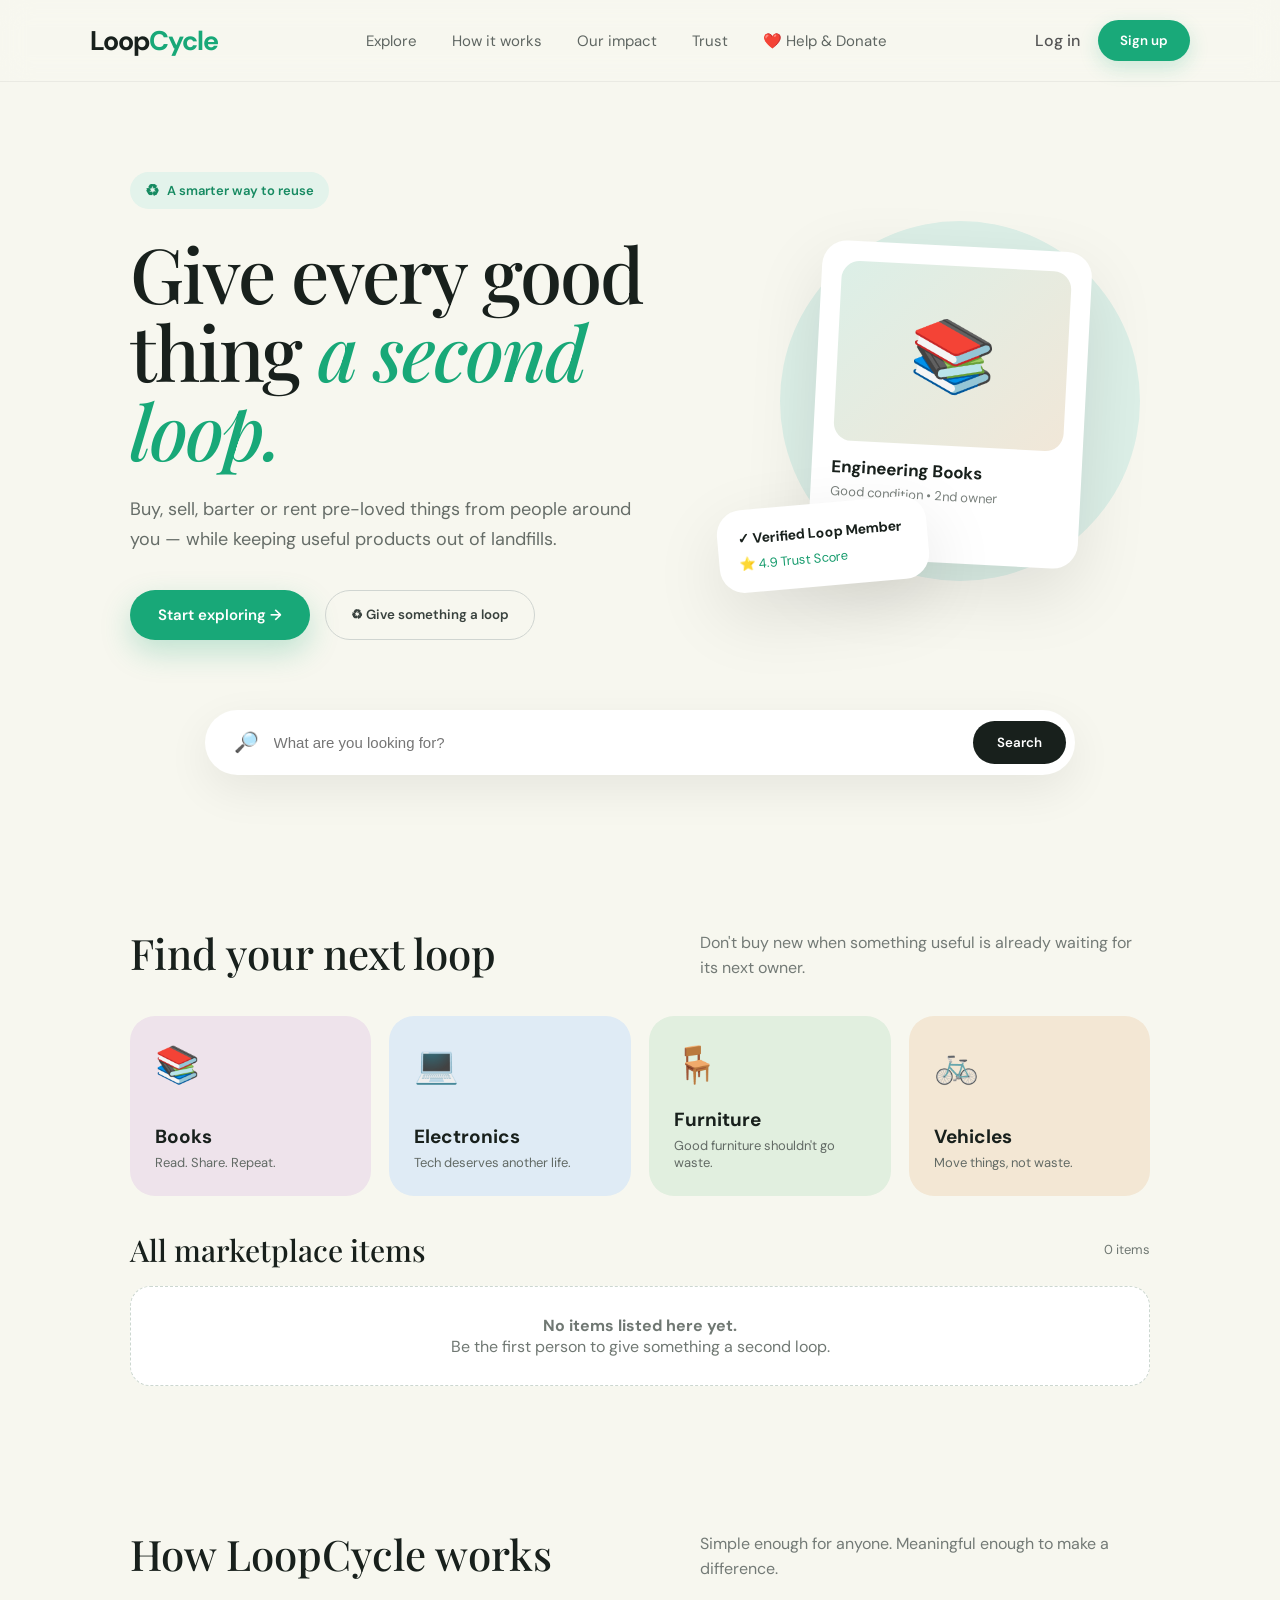
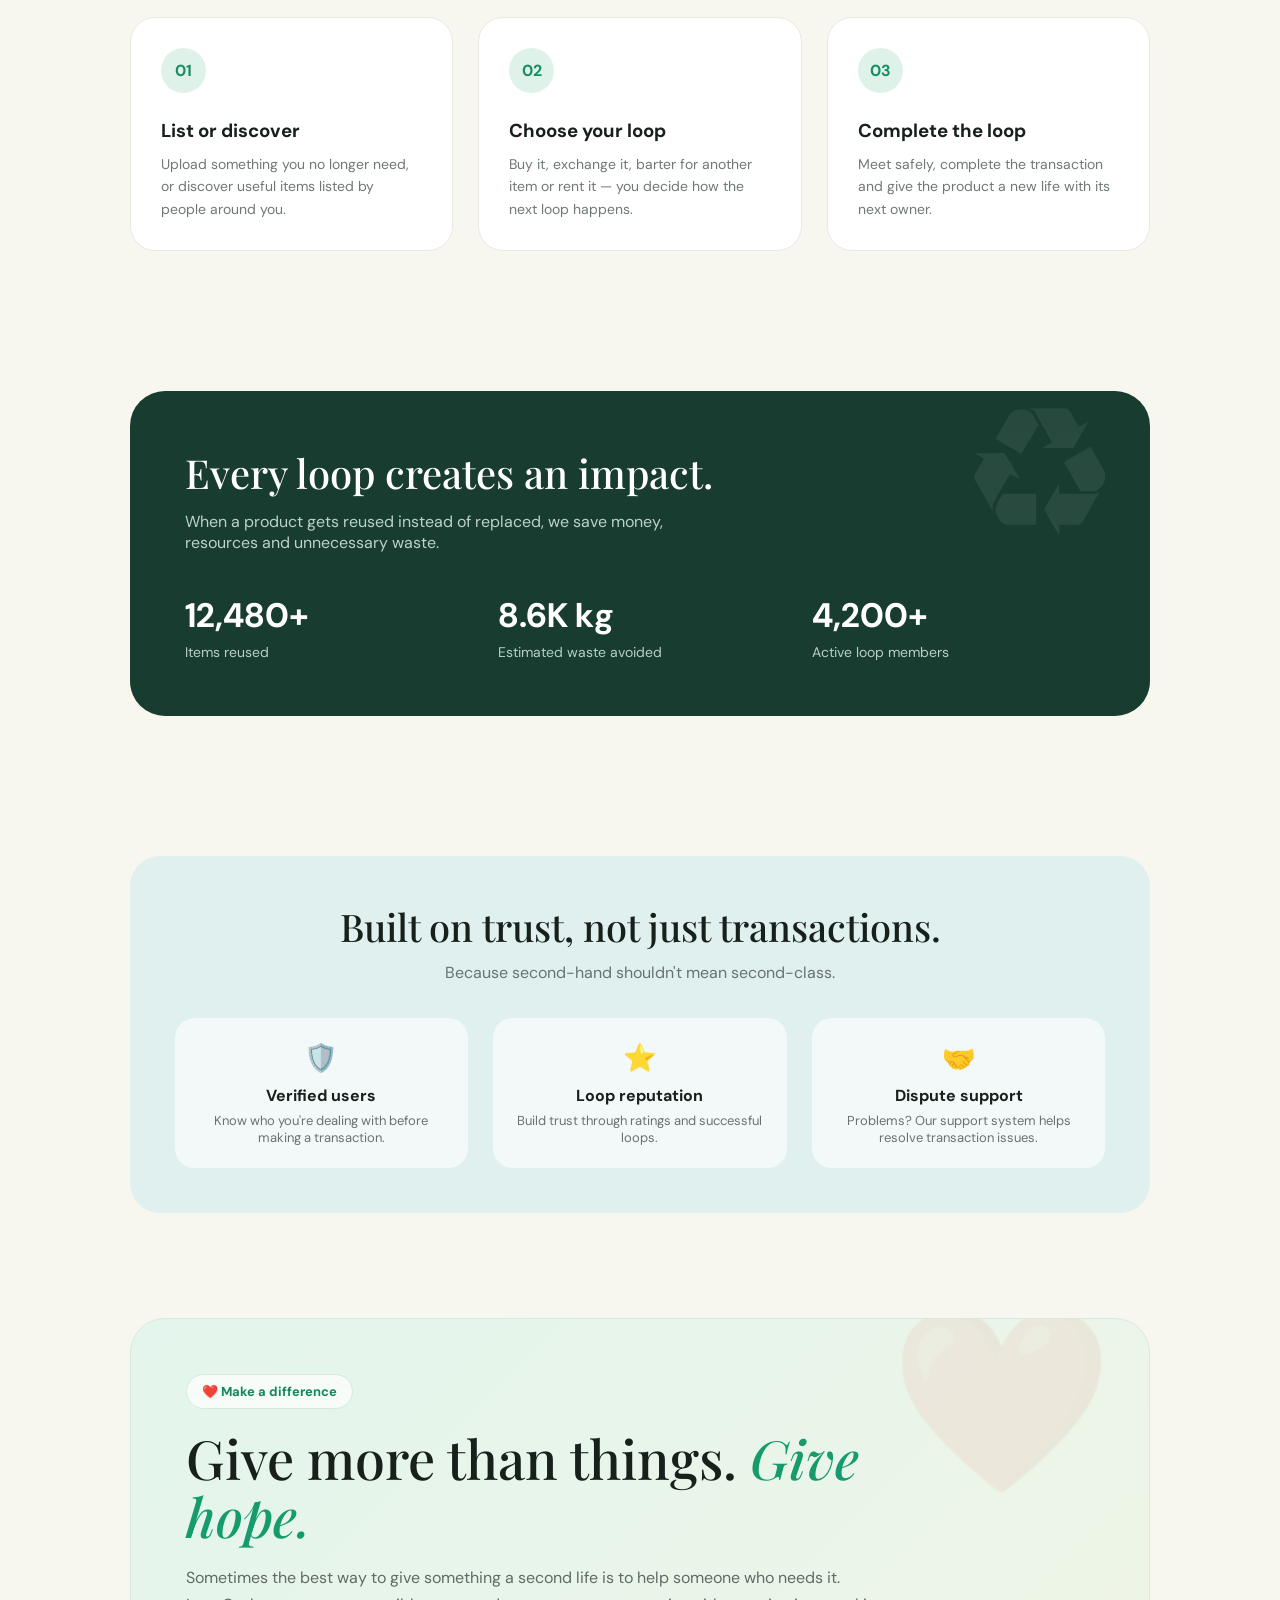
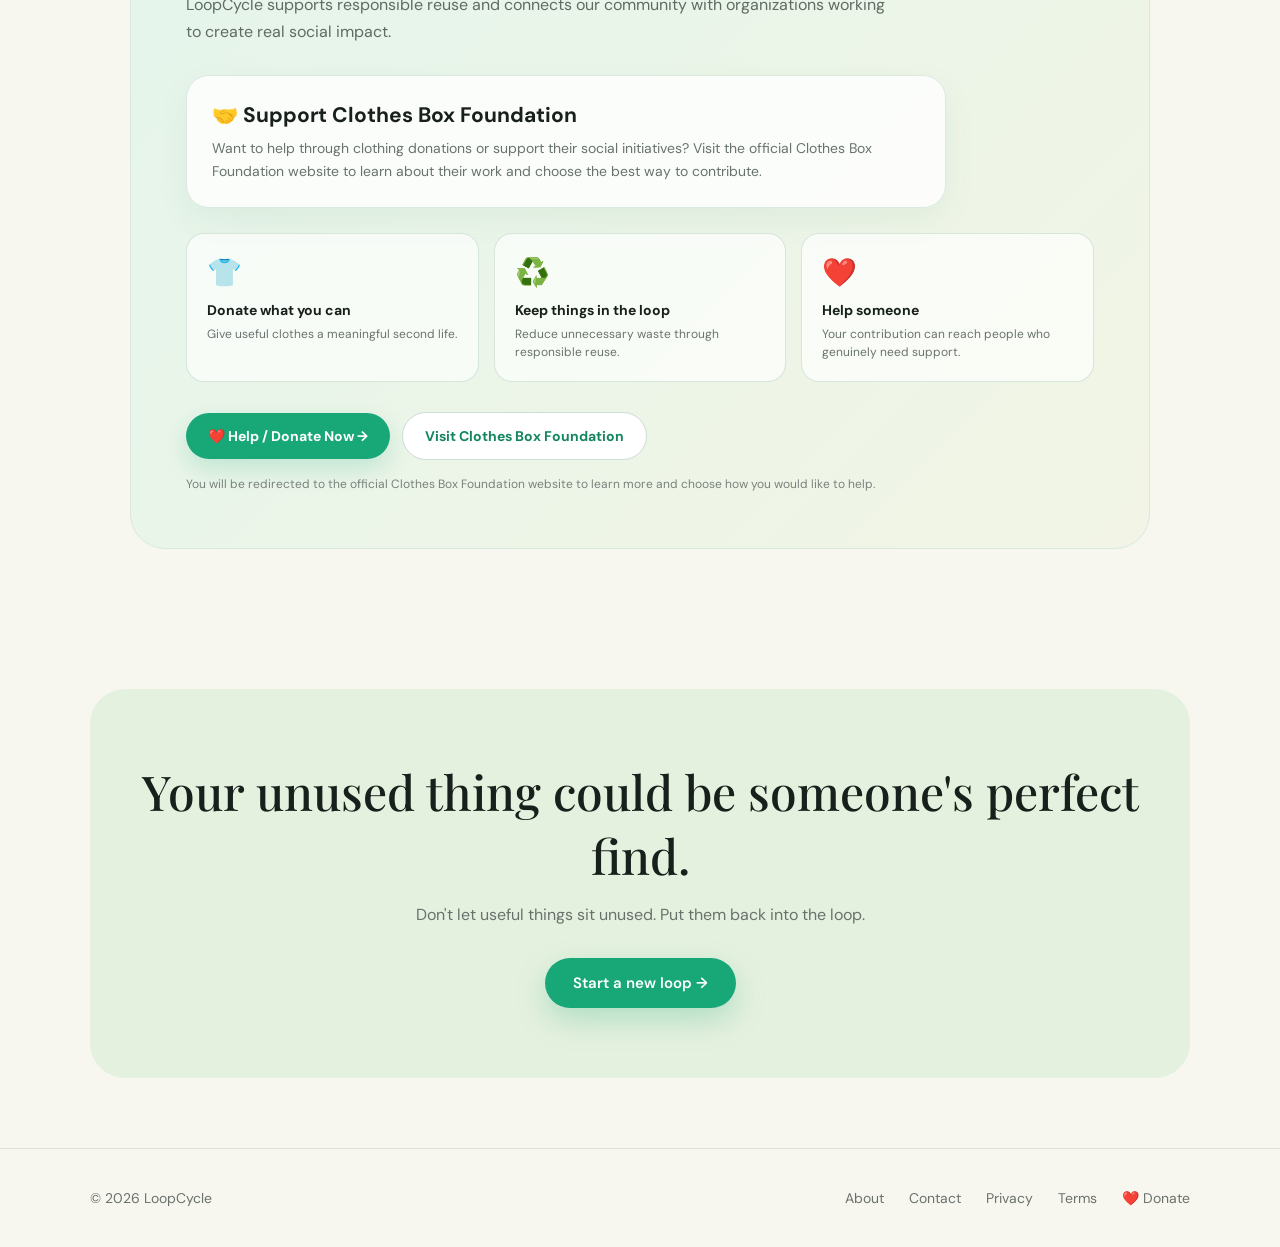
<file: frontend/LoopCycle_01.01.30_.html>
<!DOCTYPE html>
<html lang="en">

<head>
    <meta charset="UTF-8">
    <meta name="viewport" content="width=device-width, initial-scale=1.0">
    <title>LoopCycle — Give Things a Second Loop</title>

    <!-- Google Font -->
    <link rel="preconnect" href="https://fonts.googleapis.com">
    <link rel="preconnect" href="https://fonts.gstatic.com" crossorigin>
    <link href="https://fonts.googleapis.com/css2?family=DM+Sans:wght@400;500;600;700&family=Playfair+Display:wght@500;600&display=swap" rel="stylesheet">

    <style>
        /* =========================
           GLOBAL
        ========================== */

        * {
            margin: 0;
            padding: 0;
            box-sizing: border-box;
        }

        html {
            scroll-behavior: smooth;
        }

        body {
            font-family: "DM Sans", sans-serif;
            background: #f7f7ef;
            color: #18201c;
            overflow-x: hidden;
        }

        a {
            text-decoration: none;
            color: inherit;
        }

        button {
            font-family: inherit;
            cursor: pointer;
        }


        /* =========================
           NAVBAR
        ========================== */

        nav {
            width: 100%;
            padding: 20px 7%;
            display: flex;
            align-items: center;
            justify-content: space-between;
            background: rgba(247, 247, 239, 0.88);
            backdrop-filter: blur(15px);
            position: sticky;
            top: 0;
            z-index: 1000;
            border-bottom: 1px solid rgba(0, 0, 0, 0.05);
        }

        .logo {
            font-size: 27px;
            font-weight: 700;
            letter-spacing: -1px;
        }

        .logo span {
            color: #18a878;
        }

        .nav-links {
            display: flex;
            align-items: center;
            gap: 35px;
            font-size: 15px;
            color: #5f6662;
        }

        .nav-links a {
            transition: 0.3s;
        }

        .nav-links a:hover {
            color: #149968;
        }

        .nav-buttons {
            display: flex;
            align-items: center;
            gap: 18px;
        }

        .login {
            color: #555;
            font-weight: 500;
        }

        .signup {
            background: #19a979;
            color: white;
            padding: 12px 22px;
            border-radius: 30px;
            border: none;
            font-weight: 600;
            box-shadow: 0 7px 20px rgba(25, 169, 121, 0.2);
            transition: 0.3s;
        }

        .signup:hover {
            transform: translateY(-2px);
            background: #128e64;
        }


        /* =========================
           HERO
        ========================== */

        .hero {
            max-width: 1200px;
            margin: auto;
            padding: 90px 7% 70px;
            display: grid;
            grid-template-columns: 1.1fr 0.9fr;
            gap: 60px;
            align-items: center;
        }

        .tag {
            display: inline-flex;
            align-items: center;
            gap: 8px;
            background: #e3f3eb;
            color: #168a61;
            padding: 8px 15px;
            border-radius: 30px;
            font-size: 13px;
            font-weight: 600;
            margin-bottom: 25px;
        }

        .tag::before {
            content: "♻";
            font-size: 16px;
        }

        .hero h1 {
            font-family: "Playfair Display", serif;
            font-size: clamp(48px, 6vw, 76px);
            line-height: 1.03;
            letter-spacing: -2px;
            font-weight: 500;
        }

        .hero h1 span {
            color: #18a878;
            font-style: italic;
        }

        .hero-description {
            margin-top: 25px;
            max-width: 570px;
            color: #666d68;
            font-size: 18px;
            line-height: 1.7;
        }

        .hero-buttons {
            display: flex;
            gap: 15px;
            margin-top: 35px;
            flex-wrap: wrap;
        }

        .primary-btn {
            border: none;
            background: #18a878;
            color: white;
            padding: 15px 28px;
            border-radius: 30px;
            font-size: 15px;
            font-weight: 600;
            box-shadow: 0 12px 30px rgba(24, 168, 120, 0.25);
            transition: 0.3s;
        }

        .primary-btn:hover {
            transform: translateY(-3px);
            box-shadow: 0 15px 35px rgba(24, 168, 120, 0.35);
        }

        .secondary-btn {
            padding: 14px 25px;
            border-radius: 30px;
            background: transparent;
            border: 1px solid #d0d5d1;
            color: #39423e;
            font-weight: 600;
            transition: 0.3s;
        }

        .secondary-btn:hover {
            background: white;
        }


        /* =========================
           HERO VISUAL
        ========================== */

        .hero-visual {
            position: relative;
            height: 430px;
        }

        .circle {
            width: 360px;
            height: 360px;
            background: #dcefe7;
            border-radius: 50%;
            position: absolute;
            right: 10px;
            top: 30px;
        }

        .product-card {
            position: absolute;
            background: white;
            border-radius: 25px;
            padding: 20px;
            box-shadow: 0 25px 70px rgba(0, 0, 0, 0.1);
        }

        .main-product {
            width: 270px;
            right: 65px;
            top: 55px;
            transform: rotate(3deg);
            animation: float 4s ease-in-out infinite;
        }

        .product-image {
            height: 180px;
            border-radius: 18px;
            background: linear-gradient(135deg, #dcefe7, #f1e7d8);
            display: flex;
            align-items: center;
            justify-content: center;
            font-size: 70px;
        }

        .product-info {
            padding-top: 15px;
        }

        .product-info h3 {
            font-size: 17px;
        }

        .product-info p {
            color: #7a817d;
            font-size: 13px;
            margin-top: 5px;
        }

        .price {
            color: #149968;
            font-size: 20px;
            font-weight: 700;
            margin-top: 12px;
        }

        .floating-card {
            left: 0;
            bottom: 35px;
            width: 210px;
            transform: rotate(-5deg);
        }

        .floating-card strong {
            display: block;
            font-size: 14px;
            margin-bottom: 8px;
        }

        .verified {
            color: #159b6c;
            font-size: 13px;
        }


        /* =========================
           SEARCH
        ========================== */

        .search-section {
            max-width: 1050px;
            margin: auto;
            padding: 0 7% 80px;
        }

        .search-box {
            background: white;
            padding: 9px;
            border-radius: 50px;
            display: flex;
            align-items: center;
            box-shadow: 0 15px 45px rgba(0, 0, 0, 0.07);
        }

        .search-icon {
            padding-left: 20px;
            font-size: 20px;
        }

        .search-box input {
            flex: 1;
            border: none;
            outline: none;
            padding: 15px;
            font-size: 15px;
            background: transparent;
        }

        .search-btn {
            background: #18201c;
            color: white;
            border: none;
            border-radius: 40px;
            padding: 13px 24px;
            font-weight: 600;
        }


        /* =========================
           SECTION
        ========================== */

        .section {
            max-width: 1200px;
            margin: auto;
            padding: 70px 7%;
        }

        .section-heading {
            display: flex;
            justify-content: space-between;
            align-items: end;
            margin-bottom: 35px;
        }

        .section-heading h2 {
            font-family: "Playfair Display", serif;
            font-size: 42px;
            font-weight: 500;
        }

        .section-heading p {
            color: #737a76;
            max-width: 450px;
            line-height: 1.6;
        }


        /* =========================
           CATEGORY
        ========================== */

        .categories {
            display: grid;
            grid-template-columns: repeat(4, 1fr);
            gap: 18px;
        }

        .category {
            min-height: 180px;
            border-radius: 25px;
            padding: 25px;
            display: flex;
            flex-direction: column;
            justify-content: space-between;
            transition: 0.35s;
            cursor: pointer;
        }

        .category:hover {
            transform: translateY(-7px);
            box-shadow: 0 20px 40px rgba(0, 0, 0, 0.08);
        }

        .category:nth-child(1) {
            background: #eee3eb;
        }

        .category:nth-child(2) {
            background: #dfebf5;
        }

        .category:nth-child(3) {
            background: #e1efdf;
        }

        .category:nth-child(4) {
            background: #f3e7d4;
        }

        .category-icon {
            font-size: 36px;
        }

        .category h3 {
            font-size: 19px;
        }

        .category p {
            font-size: 13px;
            color: #626a65;
            margin-top: 5px;
        }


        /* =========================
           HOW IT WORKS
        ========================== */

        .steps {
            display: grid;
            grid-template-columns: repeat(3, 1fr);
            gap: 25px;
        }

        .step {
            background: white;
            padding: 30px;
            border-radius: 25px;
            border: 1px solid #e7e9e5;
            transition: 0.3s;
        }

        .step:hover {
            transform: translateY(-5px);
            box-shadow: 0 15px 40px rgba(0, 0, 0, 0.06);
        }

        .step-number {
            width: 45px;
            height: 45px;
            border-radius: 50%;
            display: flex;
            align-items: center;
            justify-content: center;
            background: #dff2e9;
            color: #168d64;
            font-weight: 700;
            margin-bottom: 25px;
        }

        .step h3 {
            margin-bottom: 10px;
        }

        .step p {
            color: #707873;
            line-height: 1.6;
            font-size: 14px;
        }


        /* =========================
           IMPACT
        ========================== */

        .impact {
            background: #183c30;
            color: white;
            border-radius: 35px;
            padding: 55px;
            position: relative;
            overflow: hidden;
        }

        .impact::after {
            content: "♻";
            position: absolute;
            right: 30px;
            top: -35px;
            font-size: 180px;
            opacity: 0.07;
        }

        .impact h2 {
            font-family: "Playfair Display", serif;
            font-size: 40px;
            font-weight: 500;
        }

        .impact > p {
            margin-top: 12px;
            color: #bdd2c9;
            max-width: 550px;
        }

        .stats {
            display: grid;
            grid-template-columns: repeat(3, 1fr);
            margin-top: 40px;
            gap: 30px;
        }

        .stat h3 {
            font-size: 34px;
        }

        .stat p {
            color: #b9cec5;
            margin-top: 5px;
            font-size: 14px;
        }


        /* =========================
           TRUST
        ========================== */

        .trust-box {
            background: #e0f0ef;
            border-radius: 30px;
            padding: 45px;
            text-align: center;
        }

        .trust-box h2 {
            font-family: "Playfair Display", serif;
            font-size: 38px;
            font-weight: 500;
        }

        .trust-box > p {
            color: #69736e;
            margin-top: 10px;
        }

        .trust-items {
            display: grid;
            grid-template-columns: repeat(3, 1fr);
            margin-top: 35px;
            gap: 25px;
        }

        .trust-item {
            background: rgba(255, 255, 255, 0.6);
            border-radius: 20px;
            padding: 22px;
        }

        .trust-item .icon {
            font-size: 27px;
            margin-bottom: 10px;
        }

        .trust-item h4 {
            margin-bottom: 6px;
        }

        .trust-item p {
            font-size: 13px;
            color: #69736e;
        }


        /* =========================
           HELP & DONATE
        ========================== */

        .help-donate {
            max-width: 1200px;
            margin: auto;
            padding: 35px 7% 70px;
        }

        .help-donate-box {
            position: relative;
            overflow: hidden;
            background: linear-gradient(135deg, #e3f5ec, #f2f5e5);
            border: 1px solid #d7e9df;
            border-radius: 35px;
            padding: 55px;
        }

        .help-donate-box::after {
            content: "❤️";
            position: absolute;
            right: 35px;
            top: -35px;
            font-size: 180px;
            opacity: 0.07;
            pointer-events: none;
        }

        .help-donate-content {
            position: relative;
            z-index: 1;
        }

        .help-donate-tag {
            display: inline-flex;
            align-items: center;
            gap: 7px;
            background: rgba(255, 255, 255, 0.72);
            color: #14865e;
            border: 1px solid #d4e9dc;
            border-radius: 30px;
            padding: 8px 15px;
            font-size: 13px;
            font-weight: 700;
            margin-bottom: 20px;
        }

        .help-donate-box h2 {
            font-family: "Playfair Display", serif;
            font-size: clamp(36px, 5vw, 54px);
            line-height: 1.08;
            font-weight: 500;
            max-width: 720px;
        }

        .help-donate-box h2 span {
            color: #159b6c;
            font-style: italic;
        }

        .help-donate-box > .help-donate-content > p {
            max-width: 700px;
            margin-top: 18px;
            color: #5f6b64;
            line-height: 1.7;
            font-size: 16px;
        }

        .foundation-card {
            margin-top: 30px;
            background: rgba(255, 255, 255, 0.82);
            border: 1px solid #dce9e1;
            border-radius: 23px;
            padding: 25px;
            max-width: 760px;
            box-shadow: 0 12px 35px rgba(20, 100, 70, 0.06);
        }

        .foundation-card h3 {
            font-size: 21px;
            margin-bottom: 8px;
        }

        .foundation-card p {
            color: #68736d;
            line-height: 1.6;
            font-size: 14px;
        }

        .help-steps {
            display: grid;
            grid-template-columns: repeat(3, 1fr);
            gap: 15px;
            margin-top: 25px;
        }

        .help-step {
            background: rgba(255, 255, 255, 0.65);
            border: 1px solid rgba(205, 224, 214, 0.8);
            border-radius: 18px;
            padding: 20px;
        }

        .help-step-icon {
            font-size: 28px;
            margin-bottom: 10px;
        }

        .help-step strong {
            display: block;
            font-size: 14px;
            margin-bottom: 6px;
        }

        .help-step span {
            display: block;
            color: #69736e;
            font-size: 12px;
            line-height: 1.5;
        }

        .help-donate-buttons {
            display: flex;
            align-items: center;
            gap: 12px;
            flex-wrap: wrap;
            margin-top: 30px;
        }

        .help-donate-primary,
        .help-donate-secondary {
            display: inline-flex;
            align-items: center;
            justify-content: center;
            border-radius: 30px;
            padding: 14px 22px;
            font-size: 14px;
            font-weight: 700;
            transition: 0.3s;
        }

        .help-donate-primary {
            background: #18a878;
            color: white;
            box-shadow: 0 10px 25px rgba(24, 168, 120, 0.2);
        }

        .help-donate-primary:hover {
            background: #128e64;
            transform: translateY(-2px);
        }

        .help-donate-secondary {
            background: white;
            color: #14865e;
            border: 1px solid #cbded3;
        }

        .help-donate-secondary:hover {
            background: #f7fbf8;
            transform: translateY(-2px);
        }

        .help-note {
            margin-top: 15px;
            color: #7a817d;
            font-size: 12px;
            line-height: 1.5;
        }


        /* =========================
           CTA
        ========================== */

        .cta {
            max-width: 1100px;
            margin: 70px auto;
            padding: 70px 30px;
            text-align: center;
            background: #e5f1df;
            border-radius: 35px;
        }

        .cta h2 {
            font-family: "Playfair Display", serif;
            font-size: 48px;
            font-weight: 500;
        }

        .cta p {
            color: #69716c;
            margin: 15px auto 30px;
            max-width: 550px;
            line-height: 1.6;
        }


        /* =========================
           FOOTER
        ========================== */

        footer {
            border-top: 1px solid #dedfd9;
            padding: 40px 7%;
            display: flex;
            justify-content: space-between;
            align-items: center;
            color: #6b716d;
            font-size: 14px;
        }

        .footer-links {
            display: flex;
            gap: 25px;
        }

        .footer-links a:hover {
            color: #159b6c;
        }


        /* =========================
           ANIMATION
        ========================== */

        @keyframes float {
            0%, 100% {
                transform: translateY(0) rotate(3deg);
            }

            50% {
                transform: translateY(-12px) rotate(3deg);
            }
        }


        /* =========================
           MOBILE
        ========================== */

        @media (max-width: 900px) {

            .nav-links {
                display: none;
            }

            .hero {
                grid-template-columns: 1fr;
                text-align: center;
                padding-top: 60px;
            }

            .hero-description {
                margin-left: auto;
                margin-right: auto;
            }

            .hero-buttons {
                justify-content: center;
            }

            .hero-visual {
                margin-top: 20px;
            }

            .categories {
                grid-template-columns: repeat(2, 1fr);
            }

            .steps {
                grid-template-columns: 1fr;
            }

            .stats {
                grid-template-columns: 1fr;
                text-align: center;
            }

            .trust-items {
                grid-template-columns: 1fr;
            }

            .section-heading {
                flex-direction: column;
                align-items: start;
                gap: 15px;
            }

            .help-steps {
                grid-template-columns: 1fr;
            }

            .help-donate-box {
                padding: 40px 30px;
            }
        }

        @media (max-width: 600px) {

            nav {
                padding: 17px 5%;
            }

            .logo {
                font-size: 23px;
            }

            .login {
                display: none;
            }

            .hero {
                padding-left: 5%;
                padding-right: 5%;
            }

            .hero h1 {
                font-size: 48px;
            }

            .hero-description {
                font-size: 16px;
            }

            .hero-visual {
                height: 350px;
            }

            .circle {
                width: 290px;
                height: 290px;
                right: 5%;
            }

            .main-product {
                right: 10%;
                width: 230px;
            }

            .floating-card {
                width: 175px;
                left: 0;
            }

            .categories {
                grid-template-columns: 1fr 1fr;
            }

            .category {
                min-height: 150px;
                padding: 18px;
            }

            .section-heading h2 {
                font-size: 34px;
            }

            .impact {
                padding: 35px 25px;
            }

            .trust-box {
                padding: 35px 20px;
            }

            .help-donate {
                padding-left: 5%;
                padding-right: 5%;
            }

            .help-donate-box {
                padding: 35px 20px;
                border-radius: 28px;
            }

            .help-donate-box h2 {
                font-size: 37px;
            }

            .help-donate-buttons {
                flex-direction: column;
                align-items: stretch;
            }

            .help-donate-primary,
            .help-donate-secondary {
                width: 100%;
            }

            .cta {
                margin: 50px 5%;
                padding: 50px 20px;
            }

            .cta h2 {
                font-size: 38px;
            }

            footer {
                flex-direction: column;
                gap: 20px;
            }
        }


        /* =========================
           POPUP AUTH + PROFILE
        ========================== */

        .modal-overlay {
            position: fixed;
            inset: 0;
            background: rgba(15, 25, 21, 0.48);
            backdrop-filter: blur(7px);
            display: none;
            align-items: center;
            justify-content: center;
            padding: 20px;
            z-index: 5000;
        }

        .modal-overlay.active {
            display: flex;
        }

        .modal-box {
            width: min(100%, 460px);
            max-height: 92vh;
            overflow: auto;
            background: #fff;
            border-radius: 28px;
            padding: 34px;
            box-shadow: 0 30px 90px rgba(0, 0, 0, 0.2);
            position: relative;
        }

        .modal-close {
            position: absolute;
            right: 16px;
            top: 14px;
            width: 38px;
            height: 38px;
            border: 0;
            border-radius: 50%;
            background: #f2f5f1;
            font-size: 22px;
            cursor: pointer;
        }

        .modal-box h2 {
            font-family: "Playfair Display", serif;
            font-size: 38px;
            font-weight: 500;
            margin-bottom: 7px;
        }

        .modal-subtitle {
            color: #707873;
            line-height: 1.6;
            margin-bottom: 23px;
        }

        .modal-form-group {
            margin-bottom: 15px;
        }

        .modal-form-group label {
            display: block;
            font-size: 13px;
            font-weight: 600;
            margin-bottom: 7px;
        }

        .modal-form-group input {
            width: 100%;
            padding: 14px;
            border: 1px solid #dfe4df;
            border-radius: 13px;
            outline: none;
            font: inherit;
            background: #fafbf9;
        }

        .modal-form-group input:focus {
            border-color: #18a878;
            box-shadow: 0 0 0 3px rgba(24, 168, 120, 0.1);
        }

        .modal-full-btn {
            width: 100%;
            margin-top: 5px;
        }

        .modal-switch {
            text-align: center;
            margin-top: 18px;
            color: #707873;
            font-size: 14px;
        }

        .modal-switch button {
            border: 0;
            background: transparent;
            color: #159b6c;
            font-weight: 700;
            cursor: pointer;
        }

        .profile-top {
            display: flex;
            align-items: center;
            gap: 16px;
            margin: 8px 0 25px;
        }

        .profile-avatar {
            width: 72px;
            height: 72px;
            border-radius: 50%;
            background: #dff2e9;
            color: #168d64;
            display: grid;
            place-items: center;
            font-size: 28px;
            font-weight: 700;
        }

        .profile-email {
            color: #707873;
            font-size: 14px;
            margin-top: 3px;
        }

        .profile-stats {
            display: grid;
            grid-template-columns: repeat(3, 1fr);
            gap: 12px;
            margin-bottom: 23px;
        }

        .profile-stat {
            background: #f5f7f3;
            border-radius: 16px;
            padding: 17px;
        }

        .profile-stat strong {
            display: block;
            color: #159b6c;
            font-size: 22px;
        }

        .profile-stat span {
            color: #707873;
            font-size: 12px;
        }

        .modal-actions {
            display: flex;
            gap: 10px;
            flex-wrap: wrap;
        }

        .logout-btn {
            border: 1px solid #e4cccc;
            color: #a84a4a;
            background: #fff;
            padding: 13px 20px;
            border-radius: 30px;
            font-weight: 600;
            cursor: pointer;
        }


        /* =========================
           MARKETPLACE LISTINGS
        ========================== */

        .listing-results {
            margin-top: 34px;
        }

        .listing-results-header {
            display: flex;
            justify-content: space-between;
            align-items: center;
            gap: 15px;
            margin-bottom: 16px;
        }

        .listing-results-header h3 {
            font-family: "Playfair Display", serif;
            font-size: 30px;
            font-weight: 500;
        }

        .listing-count {
            color: #707873;
            font-size: 13px;
        }

        .listing-grid {
            display: grid;
            grid-template-columns: repeat(3, 1fr);
            gap: 18px;
        }

        .listing-card {
            background: #fff;
            border: 1px solid #e5e9e5;
            border-radius: 22px;
            overflow: hidden;
            box-shadow: 0 10px 30px rgba(0, 0, 0, 0.05);
            transition: 0.25s;
        }

        .listing-card:hover {
            transform: translateY(-4px);
            box-shadow: 0 16px 35px rgba(0, 0, 0, 0.08);
        }

        .listing-photo {
            height: 190px;
            background: #edf3ef;
            display: grid;
            place-items: center;
            font-size: 54px;
            overflow: hidden;
        }

        .listing-photo img {
            width: 100%;
            height: 100%;
            object-fit: cover;
        }

        .listing-body {
            padding: 18px;
        }

        .listing-badge {
            display: inline-block;
            background: #e0f3e9;
            color: #14865e;
            border-radius: 20px;
            padding: 5px 9px;
            font-size: 11px;
            font-weight: 700;
            margin-bottom: 9px;
        }

        .listing-body h4 {
            font-size: 18px;
            margin-bottom: 6px;
        }

        .listing-body p {
            font-size: 13px;
            color: #707873;
            line-height: 1.5;
        }

        .listing-price {
            font-size: 20px;
            font-weight: 700;
            color: #159b6c;
            margin-top: 12px;
        }

        .listing-meta {
            display: flex;
            justify-content: space-between;
            gap: 8px;
            margin-top: 10px;
            color: #7a817d;
            font-size: 11px;
        }

        .empty-listings {
            background: #fff;
            border: 1px dashed #ccd7d0;
            border-radius: 20px;
            padding: 28px;
            text-align: center;
            color: #707873;
        }

        .category.active {
            outline: 3px solid rgba(24, 168, 120, 0.28);
            transform: translateY(-4px);
        }

        .photo-preview {
            height: 150px;
            border: 1px dashed #cbd7d0;
            border-radius: 14px;
            background: #f7faf7;
            display: grid;
            place-items: center;
            overflow: hidden;
            margin-top: 8px;
            color: #7a817d;
            font-size: 13px;
        }

        .photo-preview img {
            width: 100%;
            height: 100%;
            object-fit: cover;
        }

        .listing-form-grid {
            display: grid;
            grid-template-columns: 1fr 1fr;
            gap: 14px;
        }

        .listing-form-grid .full {
            grid-column: 1 / -1;
        }

        .modal-form-group select,
        .modal-form-group textarea {
            width: 100%;
            padding: 14px;
            border: 1px solid #dfe4df;
            border-radius: 13px;
            outline: none;
            font: inherit;
            background: #fafbf9;
        }

        .modal-form-group textarea {
            min-height: 95px;
            resize: vertical;
        }

        .modal-form-group select:focus,
        .modal-form-group textarea:focus {
            border-color: #18a878;
            box-shadow: 0 0 0 3px rgba(24, 168, 120, 0.1);
        }

        .listing-type-choices {
            display: grid;
            grid-template-columns: repeat(4, 1fr);
            gap: 10px;
            margin-top: 8px;
        }

        .listing-type-choice {
            position: relative;
        }

        .listing-type-choice input {
            position: absolute;
            opacity: 0;
            pointer-events: none;
        }

        .listing-type-choice label {
            display: block;
            text-align: center;
            padding: 13px 8px;
            border: 1px solid #dfe4df;
            border-radius: 13px;
            background: #fafbf9;
            cursor: pointer;
            font-weight: 600;
            font-size: 13px;
            transition: 0.2s;
        }

        .listing-type-choice input:checked + label {
            border-color: #18a878;
            background: #e0f3e9;
            color: #14865e;
            box-shadow: 0 0 0 2px rgba(24, 168, 120, 0.12);
        }

        .listing-actions {
            display: flex;
            gap: 8px;
            margin-top: 14px;
            flex-wrap: wrap;
        }

        .listing-action-btn {
            border: 0;
            border-radius: 12px;
            padding: 10px 13px;
            background: #18a878;
            color: #fff;
            font: 600 12px "DM Sans", sans-serif;
            cursor: pointer;
        }

        .listing-action-btn.secondary {
            background: #edf5f0;
            color: #14865e;
        }


        /* =========================
           MARKETPLACE ACTION MODALS
        ========================== */

        .action-modal-content {
            max-width: 560px;
        }

        .action-item-head {
            display: flex;
            gap: 16px;
            align-items: center;
            margin: 8px 0 20px;
        }

        .action-item-thumb {
            width: 110px;
            height: 90px;
            border-radius: 16px;
            background: #edf3ef;
            display: grid;
            place-items: center;
            overflow: hidden;
            font-size: 38px;
            flex: none;
        }

        .action-item-thumb img {
            width: 100%;
            height: 100%;
            object-fit: cover;
        }

        .action-item-head h3 {
            font-size: 23px;
            margin: 0 0 5px;
        }

        .action-item-head p {
            margin: 0;
            color: #707873;
            font-size: 13px;
        }

        .action-details {
            background: #f6f8f5;
            border-radius: 16px;
            padding: 15px;
            margin-bottom: 16px;
        }

        .action-details p {
            margin: 7px 0;
            color: #4e5752;
            font-size: 14px;
            line-height: 1.45;
        }

        .action-details strong {
            color: #202823;
        }

        .action-confirm {
            width: 100%;
            margin-top: 8px;
        }

        .action-note {
            font-size: 12px;
            color: #7a817d;
            margin-top: 10px;
            line-height: 1.45;
        }

        .success-box {
            text-align: center;
            padding: 12px 4px;
        }

        .success-icon {
            font-size: 45px;
            margin-bottom: 8px;
        }

        .success-box h3 {
            font-family: "Playfair Display", serif;
            font-size: 27px;
            margin-bottom: 8px;
        }

        .success-box p {
            color: #66706a;
            line-height: 1.5;
        }


        /* =========================
           PROFILE LISTING MANAGEMENT
        ========================== */

        .profile-listings {
            margin-top: 22px;
            border-top: 1px solid #e5e9e5;
            padding-top: 18px;
        }

        .profile-listings h3 {
            font-size: 19px;
            margin: 0 0 12px;
        }

        .profile-list-item {
            display: flex;
            gap: 12px;
            align-items: center;
            padding: 12px 0;
            border-bottom: 1px solid #edf0ed;
        }

        .profile-list-thumb {
            width: 58px;
            height: 52px;
            border-radius: 10px;
            background: #edf3ef;
            display: grid;
            place-items: center;
            overflow: hidden;
            flex: none;
            font-size: 23px;
        }

        .profile-list-thumb img {
            width: 100%;
            height: 100%;
            object-fit: cover;
        }

        .profile-list-info {
            min-width: 0;
            flex: 1;
        }

        .profile-list-info strong {
            display: block;
            font-size: 14px;
            white-space: nowrap;
            overflow: hidden;
            text-overflow: ellipsis;
        }

        .profile-list-info span {
            font-size: 11px;
            color: #78807b;
        }

        .profile-list-actions {
            display: flex;
            gap: 6px;
            flex-wrap: wrap;
        }

        .profile-mini-btn {
            border: 1px solid #d9e2dc;
            background: #fff;
            color: #14865e;
            border-radius: 9px;
            padding: 7px 10px;
            font-size: 11px;
            font-weight: 700;
            cursor: pointer;
        }

        .profile-mini-btn:hover {
            background: #eaf6f0;
        }

        .profile-mini-btn.danger {
            color: #c95c58;
            border-color: #ecd0cf;
        }

        .profile-mini-btn.danger:hover {
            background: #fff0ef;
        }

        .profile-mini-btn.enlist {
            color: #14865e;
            border-color: #c8e4d5;
            background: #eaf8f0;
        }

        .profile-empty {
            font-size: 12px;
            color: #7a817d;
            padding: 8px 0;
        }

        .unlisted-label {
            display: inline-block;
            margin-left: 5px;
            padding: 3px 7px;
            border-radius: 10px;
            background: #fff0ef;
            color: #c95c58;
            font-size: 10px;
            font-weight: 700;
        }

        @media (max-width: 850px) {
            .listing-grid {
                grid-template-columns: 1fr 1fr;
            }
        }

        @media (max-width: 600px) {

            .modal-box {
                padding: 28px 22px;
            }

            .profile-stats {
                grid-template-columns: 1fr;
            }

            .listing-grid {
                grid-template-columns: 1fr;
            }

            .listing-form-grid {
                grid-template-columns: 1fr;
            }

            .listing-form-grid .full {
                grid-column: auto;
            }

            .listing-results-header {
                align-items: flex-start;
                flex-direction: column;
            }

            .listing-type-choices {
                grid-template-columns: 1fr 1fr;
            }

            .profile-list-item {
                align-items: flex-start;
            }

            .profile-list-actions {
                flex-direction: column;
            }
        }
    </style>
</head>


<body>

    <!-- =========================
         NAVBAR
    ========================== -->

    <nav>

        <a href="#" class="logo">
            Loop<span>Cycle</span>
        </a>

        <div class="nav-links">
            <a href="#explore">Explore</a>
            <a href="#how">How it works</a>
            <a href="#impact">Our impact</a>
            <a href="#trust">Trust</a>

            <!-- NEW: HELP & DONATE -->
            <a href="#help-donate">❤️ Help & Donate</a>
        </div>

        <div class="nav-buttons">

            <a href="javascript:void(0)"
               class="login"
               onclick="openAuth('login')">
                Log in
            </a>

            <button
                id="signupNav"
                class="signup"
                type="button"
                onclick="openAuth('signup')">
                Sign up
            </button>

            <button
                id="accountNav"
                class="signup"
                type="button"
                style="display:none"
                onclick="openProfile()">
                Profile
            </button>

        </div>

    </nav>


    <!-- =========================
         HERO
    ========================== -->

    <section class="hero">

        <div>

            <div class="tag">
                A smarter way to reuse
            </div>

            <h1>
                Give every good thing
                <span>a second loop.</span>
            </h1>

            <p class="hero-description">
                Buy, sell, barter or rent pre-loved things
                from people around you — while keeping
                useful products out of landfills.
            </p>

            <div class="hero-buttons">

                <button
                    class="primary-btn"
                    onclick="explore()">
                    Start exploring →
                </button>

                <button
                    class="secondary-btn"
                    onclick="sellItem()">
                    ♻ Give something a loop
                </button>

            </div>

        </div>


        <!-- HERO VISUAL -->

        <div class="hero-visual">

            <div class="circle"></div>

            <div class="product-card main-product">

                <div class="product-image">
                    📚
                </div>

                <div class="product-info">

                    <h3>
                        Engineering Books
                    </h3>

                    <p>
                        Good condition • 2nd owner
                    </p>

                    <div class="price">
                        ₹350
                    </div>

                </div>

            </div>


            <div class="product-card floating-card">

                <strong>
                    ✓ Verified Loop Member
                </strong>

                <div class="verified">
                    ⭐ 4.9 Trust Score
                </div>

            </div>

        </div>

    </section>


    <!-- =========================
         SEARCH
    ========================== -->

    <section class="search-section">

        <div class="search-box">

            <span class="search-icon">
                🔎
            </span>

            <input
                id="searchInput"
                type="text"
                placeholder="What are you looking for?">

            <button
                class="search-btn"
                type="button"
                onclick="searchItem()">
                Search
            </button>

        </div>

    </section>


    <!-- =========================
         CATEGORIES
    ========================== -->

    <section class="section" id="explore">

        <div class="section-heading">

            <div>
                <h2>
                    Find your next loop
                </h2>
            </div>

            <p>
                Don't buy new when something useful
                is already waiting for its next owner.
            </p>

        </div>


        <div class="categories">

            <div class="category"
                 onclick="category('Books')">

                <div class="category-icon">
                    📚
                </div>

                <div>
                    <h3>Books</h3>
                    <p>Read. Share. Repeat.</p>
                </div>

            </div>


            <div class="category"
                 onclick="category('Electronics')">

                <div class="category-icon">
                    💻
                </div>

                <div>
                    <h3>Electronics</h3>
                    <p>Tech deserves another life.</p>
                </div>

            </div>


            <div class="category"
                 onclick="category('Furniture')">

                <div class="category-icon">
                    🪑
                </div>

                <div>
                    <h3>Furniture</h3>
                    <p>Good furniture shouldn't go waste.</p>
                </div>

            </div>


            <div class="category"
                 onclick="category('Vehicles')">

                <div class="category-icon">
                    🚲
                </div>

                <div>
                    <h3>Vehicles</h3>
                    <p>Move things, not waste.</p>
                </div>

            </div>

        </div>


        <div class="listing-results" id="listingResults">

            <div class="listing-results-header">

                <h3 id="listingTitle">
                    All marketplace items
                </h3>

                <span class="listing-count" id="listingCount">
                    0 items
                </span>

            </div>

            <div
                class="listing-grid"
                id="listingGrid">
            </div>

        </div>

    </section>


    <!-- =========================
         HOW IT WORKS
    ========================== -->

    <section class="section" id="how">

        <div class="section-heading">

            <h2>
                How LoopCycle works
            </h2>

            <p>
                Simple enough for anyone. Meaningful enough
                to make a difference.
            </p>

        </div>


        <div class="steps">

            <div class="step">

                <div class="step-number">
                    01
                </div>

                <h3>
                    List or discover
                </h3>

                <p>
                    Upload something you no longer need,
                    or discover useful items listed by people
                    around you.
                </p>

            </div>


            <div class="step">

                <div class="step-number">
                    02
                </div>

                <h3>
                    Choose your loop
                </h3>

                <p>
                    Buy it, exchange it, barter for another
                    item or rent it — you decide how the
                    next loop happens.
                </p>

            </div>


            <div class="step">

                <div class="step-number">
                    03
                </div>

                <h3>
                    Complete the loop
                </h3>

                <p>
                    Meet safely, complete the transaction
                    and give the product a new life with
                    its next owner.
                </p>

            </div>

        </div>

    </section>


    <!-- =========================
         IMPACT
    ========================== -->

    <section class="section" id="impact">

        <div class="impact">

            <h2>
                Every loop creates an impact.
            </h2>

            <p>
                When a product gets reused instead of replaced,
                we save money, resources and unnecessary waste.
            </p>


            <div class="stats">

                <div class="stat">
                    <h3>12,480+</h3>
                    <p>Items reused</p>
                </div>

                <div class="stat">
                    <h3>8.6K kg</h3>
                    <p>Estimated waste avoided</p>
                </div>

                <div class="stat">
                    <h3>4,200+</h3>
                    <p>Active loop members</p>
                </div>

            </div>

        </div>

    </section>


    <!-- =========================
         TRUST
    ========================== -->

    <section class="section" id="trust">

        <div class="trust-box">

            <h2>
                Built on trust, not just transactions.
            </h2>

            <p>
                Because second-hand shouldn't mean second-class.
            </p>


            <div class="trust-items">

                <div class="trust-item">

                    <div class="icon">
                        🛡️
                    </div>

                    <h4>
                        Verified users
                    </h4>

                    <p>
                        Know who you're dealing with
                        before making a transaction.
                    </p>

                </div>


                <div class="trust-item">

                    <div class="icon">
                        ⭐
                    </div>

                    <h4>
                        Loop reputation
                    </h4>

                    <p>
                        Build trust through ratings
                        and successful loops.
                    </p>

                </div>


                <div class="trust-item">

                    <div class="icon">
                        🤝
                    </div>

                    <h4>
                        Dispute support
                    </h4>

                    <p>
                        Problems? Our support system
                        helps resolve transaction issues.
                    </p>

                </div>

            </div>

        </div>

    </section>


    <!-- =========================
         HELP & DONATE
    ========================== -->

    <section class="help-donate" id="help-donate">

        <div class="help-donate-box">

            <div class="help-donate-content">

                <div class="help-donate-tag">
                    ❤️ Make a difference
                </div>

                <h2>
                    Give more than things.
                    <span>Give hope.</span>
                </h2>

                <p>
                    Sometimes the best way to give something
                    a second life is to help someone who needs it.
                    LoopCycle supports responsible reuse and connects
                    our community with organizations working to create
                    real social impact.
                </p>


                <!-- FOUNDATION CARD -->

                <div class="foundation-card">

                    <h3>
                        🤝 Support Clothes Box Foundation
                    </h3>

                    <p>
                        Want to help through clothing donations or
                        support their social initiatives? Visit the
                        official Clothes Box Foundation website to
                        learn about their work and choose the best
                        way to contribute.
                    </p>

                </div>


                <!-- HELP STEPS -->

                <div class="help-steps">

                    <div class="help-step">

                        <div class="help-step-icon">
                            👕
                        </div>

                        <strong>
                            Donate what you can
                        </strong>

                        <span>
                            Give useful clothes a meaningful
                            second life.
                        </span>

                    </div>


                    <div class="help-step">

                        <div class="help-step-icon">
                            ♻️
                        </div>

                        <strong>
                            Keep things in the loop
                        </strong>

                        <span>
                            Reduce unnecessary waste through
                            responsible reuse.
                        </span>

                    </div>


                    <div class="help-step">

                        <div class="help-step-icon">
                            ❤️
                        </div>

                        <strong>
                            Help someone
                        </strong>

                        <span>
                            Your contribution can reach people
                            who genuinely need support.
                        </span>

                    </div>

                </div>


                <!-- DONATE BUTTONS -->

                <div class="help-donate-buttons">

                    <a
                        class="help-donate-primary"
                        href="https://www.clothesboxfoundation.org/"
                        target="_blank"
                        rel="noopener noreferrer">

                        ❤️ Help / Donate Now →

                    </a>


                    <a
                        class="help-donate-secondary"
                        href="https://www.clothesboxfoundation.org/"
                        target="_blank"
                        rel="noopener noreferrer">

                        Visit Clothes Box Foundation

                    </a>

                </div>


                <div class="help-note">

                    You will be redirected to the official
                    Clothes Box Foundation website to learn more
                    and choose how you would like to help.

                </div>

            </div>

        </div>

    </section>


    <!-- =========================
         CTA
    ========================== -->

    <section class="cta">

        <h2>
            Your unused thing
            could be someone's
            perfect find.
        </h2>

        <p>
            Don't let useful things sit unused.
            Put them back into the loop.
        </p>

        <button
            class="primary-btn"
            onclick="sellItem()">
            Start a new loop →
        </button>

    </section>


    <!-- =========================
         AUTH MODAL
    ========================== -->

    <div id="authModal" class="modal-overlay">

        <div class="modal-box">

            <button
                class="modal-close"
                type="button"
                onclick="closeAuth()">
                ×
            </button>


            <div id="loginFormBox">

                <h2>
                    Welcome back
                </h2>

                <p class="modal-subtitle">
                    Log in to continue your LoopCycle journey.
                </p>

                <form onsubmit="loginUser(event)">

                    <div class="modal-form-group">

                        <label>Email</label>

                        <input
                            id="loginEmail"
                            type="email"
                            placeholder="you@example.com"
                            required>

                    </div>


                    <div class="modal-form-group">

                        <label>Password</label>

                        <input
                            id="loginPassword"
                            type="password"
                            placeholder="••••••••"
                            required>

                    </div>


                    <button
                        class="primary-btn modal-full-btn"
                        type="submit">
                        Log in →
                    </button>

                </form>


                <div class="modal-switch">
                    New to LoopCycle?

                    <button
                        type="button"
                        onclick="switchAuth('signup')">
                        Create an account
                    </button>
                </div>

            </div>


            <div
                id="signupFormBox"
                style="display:none">

                <h2>
                    Join LoopCycle
                </h2>

                <p class="modal-subtitle">
                    Create an account and give useful things a second loop.
                </p>

                <form onsubmit="signupUser(event)">

                    <div class="modal-form-group">

                        <label>Full name</label>

                        <input
                            id="signupName"
                            type="text"
                            placeholder="Your name"
                            required>

                    </div>


                    <div class="modal-form-group">

                        <label>Email</label>

                        <input
                            id="signupEmail"
                            type="email"
                            placeholder="you@example.com"
                            required>

                    </div>


                    <div class="modal-form-group">

                        <label>Password</label>

                        <input
                            id="signupPassword"
                            type="password"
                            placeholder="Create a password"
                            minlength="6"
                            required>

                    </div>


                    <button
                        class="primary-btn modal-full-btn"
                        type="submit">
                        Create account →
                    </button>

                </form>


                <div class="modal-switch">
                    Already a member?

                    <button
                        type="button"
                        onclick="switchAuth('login')">
                        Log in
                    </button>
                </div>

            </div>

        </div>

    </div>


    <!-- =========================
         LISTING MODAL
    ========================== -->

    <div id="listingModal" class="modal-overlay">

        <div class="modal-box">

            <button
                class="modal-close"
                type="button"
                onclick="closeListing()">
                ×
            </button>

            <h2>
                List an item
            </h2>

            <p class="modal-subtitle">
                Add your item so other LoopCycle members can find it.
            </p>


            <form
                id="listingForm"
                onsubmit="saveListing(event)">

                <div class="listing-form-grid">

                    <div class="modal-form-group full">

                        <label>Item name</label>

                        <input
                            id="itemTitle"
                            type="text"
                            placeholder="e.g. Engineering Books"
                            required>

                    </div>


                    <div class="modal-form-group">

                        <label>Category</label>

                        <select
                            id="itemCategory"
                            required>

                            <option value="">
                                Choose category
                            </option>

                            <option value="Books">
                                📚 Books
                            </option>

                            <option value="Electronics">
                                💻 Electronics
                            </option>

                            <option value="Furniture">
                                🪑 Furniture
                            </option>

                            <option value="Vehicles">
                                🚲 Vehicles
                            </option>

                        </select>

                    </div>


                    <div class="modal-form-group full">

                        <label>
                            What do you want to do with this item?
                        </label>

                        <div class="listing-type-choices">

                            <div class="listing-type-choice">

                                <input
                                    id="typeBuy"
                                    name="itemType"
                                    type="radio"
                                    value="Buy"
                                    checked>

                                <label for="typeBuy">
                                    🛒 Buy
                                </label>

                            </div>


                            <div class="listing-type-choice">

                                <input
                                    id="typeRent"
                                    name="itemType"
                                    type="radio"
                                    value="Rent">

                                <label for="typeRent">
                                    🏠 Rent
                                </label>

                            </div>


                            <div class="listing-type-choice">

                                <input
                                    id="typeExchange"
                                    name="itemType"
                                    type="radio"
                                    value="Exchange">

                                <label for="typeExchange">
                                    🔄 Exchange
                                </label>

                            </div>


                            <div class="listing-type-choice">

                                <input
                                    id="typeBarter"
                                    name="itemType"
                                    type="radio"
                                    value="Barter">

                                <label for="typeBarter">
                                    🤝 Barter
                                </label>

                            </div>

                        </div>

                    </div>


                    <div class="modal-form-group">

                        <label>
                            Condition
                        </label>

                        <select id="itemCondition" required>

                            <option>Like new</option>
                            <option>Good</option>
                            <option>Fair</option>
                            <option>Used</option>

                        </select>

                    </div>


                    <div class="modal-form-group">

                        <label>
                            Price (₹)
                        </label>

                        <input
                            id="itemPrice"
                            type="number"
                            min="0"
                            step="1"
                            placeholder="350">

                    </div>


                    <div class="modal-form-group full">

                        <label>
                            Photo
                        </label>

                        <input
                            id="itemPhoto"
                            type="file"
                            accept="image/*"
                            onchange="previewListingPhoto(event)">

                        <div
                            class="photo-preview"
                            id="photoPreview">
                            Choose a photo of your item
                        </div>

                    </div>


                    <div class="modal-form-group full">

                        <label>
                            Details
                        </label>

                        <input
                            id="itemDetails"
                            type="text"
                            placeholder="e.g. 2nd owner, all pages intact">

                    </div>


                    <div class="modal-form-group full">

                        <label>
                            Description
                        </label>

                        <textarea
                            id="itemDescription"
                            placeholder="Tell buyers about the item, condition, age, accessories, etc."
                            required></textarea>

                    </div>

                </div>


                <button
                    class="primary-btn modal-full-btn"
                    type="submit">
                    Publish item →
                </button>

            </form>

        </div>

    </div>


    <!-- =========================
         ACTION MODAL
    ========================== -->

    <div id="actionModal" class="modal-overlay">

        <div class="modal-box action-modal-content">

            <button
                class="modal-close"
                type="button"
                onclick="closeActionModal()">
                ×
            </button>

            <div id="actionModalBody"></div>

        </div>

    </div>


    <!-- =========================
         PROFILE MODAL
    ========================== -->

    <div id="profileModal" class="modal-overlay">

        <div class="modal-box">

            <button
                class="modal-close"
                type="button"
                onclick="closeProfile()">
                ×
            </button>


            <div class="profile-top">

                <div
                    class="profile-avatar"
                    id="profileAvatar">
                    U
                </div>

                <div>

                    <h3 id="profileName">
                        Loop Member
                    </h3>

                    <div
                        class="profile-email"
                        id="profileEmail">
                    </div>

                </div>

            </div>


            <h2>
                My profile
            </h2>

            <p class="modal-subtitle">
                Your LoopCycle account and activity.
            </p>


            <div class="profile-stats">

                <div class="profile-stat">

                    <strong id="profileItemCount">
                        0
                    </strong>

                    <span>
                        Active items
                    </span>

                </div>


                <div class="profile-stat">

                    <strong id="profileTotalCount">
                        0
                    </strong>

                    <span>
                        Total listings
                    </span>

                </div>


                <div class="profile-stat">

                    <strong>
                        New
                    </strong>

                    <span>
                        Trust status
                    </span>

                </div>

            </div>


            <div class="profile-listings">

                <h3>
                    My listings
                </h3>

                <div id="profileListings"></div>

            </div>


            <div class="modal-actions">

                <button
                    class="primary-btn"
                    type="button"
                    onclick="closeProfile(); explore()">
                    Explore marketplace
                </button>

                <button
                    class="secondary-btn"
                    type="button"
                    onclick="closeProfile(); openListing()">
                    + List an item
                </button>

                <button
                    class="logout-btn"
                    type="button"
                    onclick="logoutUser()">
                    Log out
                </button>

            </div>

        </div>

    </div>


    <!-- =========================
         FOOTER
    ========================== -->

    <footer>

        <div>
            © 2026 LoopCycle
        </div>

        <div class="footer-links">

            <a href="#">
                About
            </a>

            <a href="#">
                Contact
            </a>

            <a href="#">
                Privacy
            </a>

            <a href="#">
                Terms
            </a>

            <!-- NEW FOOTER DONATION LINK -->
            <a
                href="https://www.clothesboxfoundation.org/"
                target="_blank"
                rel="noopener noreferrer">
                ❤️ Donate
            </a>

        </div>

    </footer>


    <script>

        /* =========================
           GLOBAL DATA
        ========================== */

        const CATEGORY_ICONS = {
            Books: "📚",
            Electronics: "💻",
            Furniture: "🪑",
            Vehicles: "🚲"
        };

        let selectedCategory = "All";


        /* =========================
           LOCAL STORAGE
        ========================== */

        function getUser() {

            try {
                return JSON.parse(
                    localStorage.getItem("loopcycleUser") || "null"
                );
            } catch (error) {
                return null;
            }

        }


        function getListings() {

            try {

                const listings = JSON.parse(
                    localStorage.getItem("loopcycleListings") || "[]"
                );

                /*
                 * Old listings that don't have a status
                 * are treated as active.
                 */
                return listings.map(function(item) {

                    return {
                        ...item,
                        status: item.status || "active"
                    };

                });

            } catch (error) {

                return [];

            }

        }


        function saveListings(listings) {

            localStorage.setItem(
                "loopcycleListings",
                JSON.stringify(listings)
            );

        }


        /* =========================
           AUTH
        ========================== */

        function openAuth(type) {

            const modal = document.getElementById("authModal");

            if (!modal) return;

            modal.classList.add("active");

            switchAuth(type);

        }


        function switchAuth(type) {

            const loginBox =
                document.getElementById("loginFormBox");

            const signupBox =
                document.getElementById("signupFormBox");

            if (loginBox) {

                loginBox.style.display =
                    type === "login" ? "block" : "none";

            }

            if (signupBox) {

                signupBox.style.display =
                    type === "signup" ? "block" : "none";

            }

        }


        function closeAuth() {

            const modal =
                document.getElementById("authModal");

            if (modal) {
                modal.classList.remove("active");
            }

        }


        /* =========================
           PROFILE
        ========================== */

        function openProfile() {

            if (
                localStorage.getItem("loopcycleLoggedIn") !== "true"
            ) {

                openAuth("login");
                return;

            }

            const user = getUser();

            if (!user) {

                openAuth("login");
                return;

            }

            const name =
                user.name || "Loop Member";

            const email =
                user.email || "";


            document.getElementById(
                "profileName"
            ).textContent = name;


            document.getElementById(
                "profileEmail"
            ).textContent = email;


            document.getElementById(
                "profileAvatar"
            ).textContent =
                name.charAt(0).toUpperCase();


            const mine =
                getListings().filter(function(item) {

                    return item.ownerEmail === email;

                });


            const activeMine =
                mine.filter(function(item) {

                    return item.status !== "unlisted";

                });


            document.getElementById(
                "profileItemCount"
            ).textContent = activeMine.length;


            document.getElementById(
                "profileTotalCount"
            ).textContent = mine.length;


            renderProfileListings();


            document.getElementById(
                "profileModal"
            ).classList.add("active");

        }


        function closeProfile() {

            const modal =
                document.getElementById("profileModal");

            if (modal) {
                modal.classList.remove("active");
            }

        }


        /* =========================
           LISTING MODAL
        ========================== */

        function resetListingForm() {

            const form =
                document.getElementById("listingForm");

            if (!form) return;

            form.reset();

            delete form.dataset.editingId;


            const submitBtn =
                document.querySelector(
                    "#listingForm .modal-full-btn"
                );

            if (submitBtn) {
                submitBtn.textContent =
                    "Publish item →";
            }


            const modalTitle =
                document.querySelector(
                    "#listingModal h2"
                );

            if (modalTitle) {
                modalTitle.textContent =
                    "List an item";
            }


            const preview =
                document.getElementById("photoPreview");

            if (preview) {
                preview.innerHTML =
                    "Choose a photo of your item";
            }


            const buyRadio =
                document.getElementById("typeBuy");

            if (buyRadio) {
                buyRadio.checked = true;
            }

        }


        function openListing() {

            if (
                localStorage.getItem("loopcycleLoggedIn") !== "true"
            ) {

                openAuth("login");
                return;

            }

            const modal =
                document.getElementById("listingModal");

            if (!modal) return;


            /*
             * Only reset when opening a fresh listing.
             * If editListing() has already populated the form,
             * it will set editingId after this function.
             */
            const form =
                document.getElementById("listingForm");

            if (
                form &&
                !form.dataset.editingId
            ) {
                resetListingForm();
            }


            modal.classList.add("active");

        }


        function closeListing() {

            const modal =
                document.getElementById("listingModal");

            if (modal) {
                modal.classList.remove("active");
            }

        }


        function previewListingPhoto(event) {

            const file =
                event.target.files &&
                event.target.files[0];

            const preview =
                document.getElementById("photoPreview");

            if (!preview) return;


            if (!file) {

                preview.innerHTML =
                    "Choose a photo of your item";

                return;

            }


            const reader = new FileReader();


            reader.onload = function(e) {

                preview.innerHTML =
                    '<img src="' +
                    e.target.result +
                    '" alt="Item preview">';

            };


            reader.readAsDataURL(file);

        }


        /* =========================
           SAVE / EDIT LISTING
        ========================== */

        function saveListing(event) {

            event.preventDefault();


            const user = getUser();

            if (!user) {

                closeListing();
                openAuth("login");
                return;

            }


            const form =
                document.getElementById("listingForm");

            const editingId =
                form.dataset.editingId || "";


            const title =
                document.getElementById(
                    "itemTitle"
                ).value.trim();


            const categoryName =
                document.getElementById(
                    "itemCategory"
                ).value;


            const typeEl =
                document.querySelector(
                    'input[name="itemType"]:checked'
                );


            const type =
                typeEl ? typeEl.value : "Buy";


            const condition =
                document.getElementById(
                    "itemCondition"
                ).value;


            const price =
                document.getElementById(
                    "itemPrice"
                ).value.trim();


            const details =
                document.getElementById(
                    "itemDetails"
                ).value.trim();


            const description =
                document.getElementById(
                    "itemDescription"
                ).value.trim();


            const photoInput =
                document.getElementById(
                    "itemPhoto"
                );


            const file =
                photoInput &&
                photoInput.files
                    ? photoInput.files[0]
                    : null;


            if (
                !title ||
                !categoryName ||
                !description
            ) {

                alert(
                    "Please add item name, category and description."
                );

                return;

            }


            function finishSave(photoData) {

                const listings =
                    getListings();


                /* =========================
                   EDIT EXISTING LISTING
                ========================== */

                if (editingId) {

                    const index =
                        listings.findIndex(
                            function(item) {

                                return (
                                    String(item.id) ===
                                    String(editingId) &&
                                    item.ownerEmail ===
                                    user.email
                                );

                            }
                        );


                    if (index === -1) {

                        alert(
                            "Listing not found."
                        );

                        return;

                    }


                    const oldPhoto =
                        listings[index].photo || "";


                    /*
                     * IMPORTANT:
                     * Keep current status.
                     *
                     * If an item was unlisted and edited,
                     * it stays unlisted until user presses Enlist.
                     */
                    const currentStatus =
                        listings[index].status ||
                        "active";


                    listings[index] = {

                        ...listings[index],

                        title: title,

                        category: categoryName,

                        type: type,

                        condition: condition,

                        price: price,

                        details: details,

                        description: description,

                        photo:
                            photoData || oldPhoto,

                        status:
                            currentStatus,

                        updatedAt:
                            new Date().toLocaleDateString()

                    };


                    saveListings(listings);


                    alert(
                        "Your listing has been updated!"
                    );

                }


                /* =========================
                   CREATE NEW LISTING
                ========================== */

                else {

                    listings.unshift({

                        id: Date.now(),

                        title: title,

                        category: categoryName,

                        type: type,

                        condition: condition,

                        price: price,

                        details: details,

                        description: description,

                        photo:
                            photoData || "",

                        ownerName:
                            user.name ||
                            "Loop Member",

                        ownerEmail:
                            user.email ||
                            "",

                        status:
                            "active",

                        createdAt:
                            new Date().toLocaleDateString()

                    });


                    saveListings(listings);


                    alert(
                        "Your item has been listed successfully!"
                    );

                }


                closeListing();


                resetListingForm();


                /*
                 * If the current marketplace is showing
                 * search results, refresh that search.
                 */
                const searchInput =
                    document.getElementById(
                        "searchInput"
                    );


                if (
                    searchInput &&
                    searchInput.value.trim()
                ) {

                    searchItem();

                } else {

                    renderListings(
                        selectedCategory
                    );

                }


                renderProfileListings();

                updateNav();

            }


            if (file) {

                const reader =
                    new FileReader();


                reader.onload =
                    function(e) {

                        finishSave(
                            e.target.result
                        );

                    };


                reader.readAsDataURL(file);

            } else {

                finishSave("");

            }

        }


        /* =========================
           PROFILE LISTINGS
        ========================== */

        function renderProfileListings() {

            const box =
                document.getElementById(
                    "profileListings"
                );

            const user =
                getUser();


            if (!box || !user) return;


            const mine =
                getListings().filter(
                    function(item) {

                        return (
                            item.ownerEmail ===
                            user.email
                        );

                    }
                );


            if (!mine.length) {

                box.innerHTML =
                    '<div class="profile-empty">' +
                    'No items listed yet. Click "+ List an item" to add one.' +
                    '</div>';

                return;

            }


            box.innerHTML =
                mine.map(function(item) {

                    const icon =
                        CATEGORY_ICONS[
                            item.category
                        ] || "♻️";


                    const thumb =
                        item.photo

                            ? '<img src="' +
                              item.photo +
                              '" alt="' +
                              escapeHtml(item.title) +
                              '">'

                            : icon;


                    const isUnlisted =
                        item.status === "unlisted";


                    const statusLabel =
                        isUnlisted

                            ? '<span class="unlisted-label">UNLISTED</span>'

                            : "";


                    const toggleButton =
                        isUnlisted

                            ? '<button ' +
                              'class="profile-mini-btn enlist" ' +
                              'type="button" ' +
                              'onclick="toggleListingStatus(' +
                              item.id +
                              ')">' +
                              'Enlist' +
                              '</button>'

                            : '<button ' +
                              'class="profile-mini-btn danger" ' +
                              'type="button" ' +
                              'onclick="toggleListingStatus(' +
                              item.id +
                              ')">' +
                              'Unlist' +
                              '</button>';


                    return (

                        '<div class="profile-list-item">' +

                            '<div class="profile-list-thumb">' +
                                thumb +
                            '</div>' +

                            '<div class="profile-list-info">' +

                                '<strong>' +
                                    escapeHtml(item.title) +
                                    statusLabel +
                                '</strong>' +

                                '<span>' +
                                    escapeHtml(item.category) +
                                    ' · ' +
                                    escapeHtml(item.type) +
                                '</span>' +

                            '</div>' +

                            '<div class="profile-list-actions">' +

                                '<button ' +
                                'class="profile-mini-btn" ' +
                                'type="button" ' +
                                'onclick="editListing(' +
                                item.id +
                                ')">' +
                                'Edit' +
                                '</button>' +

                                toggleButton +

                            '</div>' +

                        '</div>'

                    );

                }).join("");

        }


        /* =========================
           EDIT LISTING
        ========================== */

        function editListing(id) {

            const item =
                getListingById(id);

            const user =
                getUser();


            if (
                !item ||
                !user ||
                item.ownerEmail !== user.email
            ) {

                alert(
                    "You can only edit your own listing."
                );

                return;

            }


            closeProfile();


            const form =
                document.getElementById(
                    "listingForm"
                );


            document.getElementById(
                "itemTitle"
            ).value =
                item.title || "";


            document.getElementById(
                "itemCategory"
            ).value =
                item.category || "";


            document.getElementById(
                "itemCondition"
            ).value =
                item.condition || "Like new";


            document.getElementById(
                "itemPrice"
            ).value =
                item.price || "";


            document.getElementById(
                "itemDetails"
            ).value =
                item.details || "";


            document.getElementById(
                "itemDescription"
            ).value =
                item.description || "";


            document.querySelectorAll(
                'input[name="itemType"]'
            ).forEach(function(radio) {

                radio.checked =
                    radio.value === item.type;

            });


            form.dataset.editingId =
                item.id;


            const title =
                document.querySelector(
                    "#listingModal h2"
                );


            if (title) {
                title.textContent =
                    "Edit your item";
            }


            const submitBtn =
                document.querySelector(
                    "#listingForm .modal-full-btn"
                );


            if (submitBtn) {
                submitBtn.textContent =
                    "Save changes →";
            }


            const preview =
                document.getElementById(
                    "photoPreview"
                );


            if (preview) {

                preview.innerHTML =
                    item.photo

                        ? '<img src="' +
                          item.photo +
                          '" alt="Current item photo">'

                        : "No photo added — choose a new photo if you want";

            }


            document.getElementById(
                "listingModal"
            ).classList.add("active");

        }


        /* =========================
           UNLIST / ENLIST TOGGLE
        ========================== */

        function toggleListingStatus(id) {

            const item =
                getListingById(id);

            const user =
                getUser();


            if (
                !item ||
                !user ||
                item.ownerEmail !== user.email
            ) {

                alert(
                    "You can only manage your own listing."
                );

                return;

            }


            const isCurrentlyUnlisted =
                item.status === "unlisted";


            const action =
                isCurrentlyUnlisted
                    ? "enlist"
                    : "unlist";


            const question =
                isCurrentlyUnlisted

                    ? 'Enlist "' +
                      item.title +
                      '" back into the marketplace?'

                    : 'Unlist "' +
                      item.title +
                      '" from the marketplace?';


            if (!confirm(question)) {
                return;
            }


            const listings =
                getListings();


            const index =
                listings.findIndex(
                    function(listing) {

                        return (
                            String(listing.id) ===
                            String(id) &&
                            listing.ownerEmail ===
                            user.email
                        );

                    }
                );


            if (index === -1) {

                alert(
                    "Listing not found."
                );

                return;

            }


            listings[index].status =
                isCurrentlyUnlisted
                    ? "active"
                    : "unlisted";


            listings[index].updatedAt =
                new Date().toLocaleDateString();


            saveListings(listings);


            /*
             * Refresh marketplace.
             * If search is active, keep search results.
             */
            const searchInput =
                document.getElementById(
                    "searchInput"
                );


            if (
                searchInput &&
                searchInput.value.trim()
            ) {

                searchItem();

            } else {

                renderListings(
                    selectedCategory
                );

            }


            renderProfileListings();


            /*
             * Refresh profile counters
             * if profile is open.
             */
            const activeCount =
                listings.filter(
                    function(listing) {

                        return (
                            listing.ownerEmail ===
                            user.email &&
                            listing.status !==
                            "unlisted"
                        );

                    }
                ).length;


            const totalCount =
                listings.filter(
                    function(listing) {

                        return (
                            listing.ownerEmail ===
                            user.email
                        );

                    }
                ).length;


            const countEl =
                document.getElementById(
                    "profileItemCount"
                );


            const totalEl =
                document.getElementById(
                    "profileTotalCount"
                );


            if (countEl) {
                countEl.textContent =
                    activeCount;
            }


            if (totalEl) {
                totalEl.textContent =
                    totalCount;
            }


            alert(
                isCurrentlyUnlisted
                    ? "Item has been enlisted again."
                    : "Item has been unlisted."
            );

        }


        /*
         * Keep old function name working too.
         * Any old onclick="unlistItem(...)" will now
         * use the same toggle system.
         */
        function unlistItem(id) {

            toggleListingStatus(id);

        }


        /* =========================
           CATEGORY
        ========================== */

        function category(name) {

            selectedCategory =
                name;


            /*
             * Clear search when category is selected.
             */
            const searchInput =
                document.getElementById(
                    "searchInput"
                );


            if (searchInput) {
                searchInput.value = "";
            }


            renderListings(name);


            document.querySelectorAll(
                ".category"
            ).forEach(function(card) {

                card.classList.remove(
                    "active"
                );


                const heading =
                    card.querySelector("h3");


                if (
                    heading &&
                    heading.textContent.trim() ===
                    name
                ) {

                    card.classList.add(
                        "active"
                    );

                }

            });


            const results =
                document.getElementById(
                    "listingResults"
                );


            if (results) {

                results.scrollIntoView({
                    behavior: "smooth",
                    block: "start"
                });

            }

        }


        /* =========================
           LISTING CARD
        ========================== */

        function makeListingCard(item) {

            const icon =
                CATEGORY_ICONS[
                    item.category
                ] || "♻️";


            const photo =
                item.photo

                    ? '<img src="' +
                      item.photo +
                      '" alt="' +
                      escapeHtml(item.title) +
                      '">'

                    : icon;


            const priceText =
                item.price

                    ? "₹" +
                      escapeHtml(
                          item.price
                      )

                    : item.type === "Rent"

                        ? "Rental"

                        : "Contact for price";


            return (

                '<article class="listing-card">' +

                    '<div class="listing-photo">' +
                        photo +
                    '</div>' +

                    '<div class="listing-body">' +

                        '<span class="listing-badge">' +
                            escapeHtml(item.type) +
                        '</span>' +

                        '<h4>' +
                            escapeHtml(item.title) +
                        '</h4>' +

                        '<p>' +
                            escapeHtml(
                                item.description
                            ) +
                        '</p>' +

                        (
                            item.details

                                ? '<p>' +
                                  '<strong>Details:</strong> ' +
                                  escapeHtml(
                                      item.details
                                  ) +
                                  '</p>'

                                : ''
                        ) +

                        '<div class="listing-price">' +
                            priceText +
                        '</div>' +

                        '<div class="listing-meta">' +

                            '<span>' +
                                escapeHtml(
                                    item.condition
                                ) +
                            '</span>' +

                            '<span>by ' +
                                escapeHtml(
                                    item.ownerName ||
                                    "Loop Member"
                                ) +
                            '</span>' +

                        '</div>' +

                        '<div class="listing-actions">' +

                            '<button ' +
                                'class="listing-action-btn" ' +
                                'type="button" ' +
                                'onclick="contactListing(' +
                                item.id +
                                ')">' +

                                actionLabel(
                                    item.type
                                ) +

                            '</button>' +


                            '<button ' +
                                'class="listing-action-btn secondary" ' +
                                'type="button" ' +
                                'onclick="viewListing(' +
                                item.id +
                                ')">' +

                                'View details' +

                            '</button>' +

                        '</div>' +

                    '</div>' +

                '</article>'

            );

        }


        /* =========================
           MARKETPLACE RENDER
        ========================== */

        function renderListings(categoryName) {

            const grid =
                document.getElementById(
                    "listingGrid"
                );


            const title =
                document.getElementById(
                    "listingTitle"
                );


            const count =
                document.getElementById(
                    "listingCount"
                );


            if (
                !grid ||
                !title ||
                !count
            ) {
                return;
            }


            /*
             * IMPORTANT:
             * Only active listings appear in marketplace.
             *
             * Old listings without status are considered active
             * by getListings().
             */
            const allActive =
                getListings().filter(
                    function(item) {

                        return (
                            item.status !==
                            "unlisted"
                        );

                    }
                );


            const filtered =
                categoryName === "All"

                    ? allActive

                    : allActive.filter(
                        function(item) {

                            return (
                                item.category ===
                                categoryName
                            );

                        }
                    );


            title.textContent =
                categoryName === "All"

                    ? "All marketplace items"

                    : categoryName +
                      " items";


            count.textContent =
                filtered.length +
                (
                    filtered.length === 1
                        ? " item"
                        : " items"
                );


            if (!filtered.length) {

                grid.innerHTML =
                    '<div class="empty-listings" style="grid-column:1/-1">' +

                        '<strong>' +
                            'No items listed here yet.' +
                        '</strong>' +

                        '<br>' +

                        '<span>' +
                            'Be the first person to give something a second loop.' +
                        '</span>' +

                    '</div>';

                return;

            }


            grid.innerHTML =
                filtered
                    .map(makeListingCard)
                    .join("");

        }


        /* =========================
           ESCAPE HTML
        ========================== */

        function escapeHtml(value) {

            return String(value || "")

                .replace(
                    /&/g,
                    "&amp;"
                )

                .replace(
                    /</g,
                    "&lt;"
                )

                .replace(
                    />/g,
                    "&gt;"
                )

                .replace(
                    /"/g,
                    "&quot;"
                )

                .replace(
                    /'/g,
                    "&#039;"
                );

        }


        /* =========================
           GET LISTING
        ========================== */

        function getListingById(id) {

            return getListings().find(
                function(listing) {

                    return (
                        String(listing.id) ===
                        String(id)
                    );

                }
            );

        }


        /* =========================
           LISTING THUMB
        ========================== */

        function listingThumb(item) {

            const icon =
                CATEGORY_ICONS[
                    item.category
                ] || "♻️";


            return item.photo

                ? '<img src="' +
                  item.photo +
                  '" alt="' +
                  escapeHtml(item.title) +
                  '">'

                : icon;

        }


        /* =========================
           ACTION LABEL
        ========================== */

        function actionLabel(type) {

            if (type === "Buy") {
                return "Buy now";
            }

            if (type === "Rent") {
                return "Rent now";
            }

            if (type === "Exchange") {
                return "Exchange now";
            }

            return "Barter now";

        }


        /* =========================
           ACTION MODAL
        ========================== */

        function openActionModal() {

            const modal =
                document.getElementById(
                    "actionModal"
                );


            if (modal) {
                modal.classList.add("active");
            }

        }


        function closeActionModal() {

            const modal =
                document.getElementById(
                    "actionModal"
                );


            if (modal) {
                modal.classList.remove("active");
            }

        }


        /* =========================
           VIEW LISTING
        ========================== */

        function viewListing(id) {

            const item =
                getListingById(id);


            if (
                !item ||
                item.status === "unlisted"
            ) {

                alert(
                    "This item is no longer available."
                );

                return;

            }


            const price =
                item.price
                    ? "₹" + item.price
                    : "Contact for price";


            document.getElementById(
                "actionModalBody"
            ).innerHTML =

                '<div class="action-item-head">' +

                    '<div class="action-item-thumb">' +
                        listingThumb(item) +
                    '</div>' +

                    '<div>' +

                        '<h3>' +
                            escapeHtml(
                                item.title
                            ) +
                        '</h3>' +

                        '<p>' +
                            escapeHtml(
                                item.category
                            ) +
                            ' · ' +
                            escapeHtml(
                                item.type
                            ) +
                        '</p>' +

                    '</div>' +

                '</div>' +


                '<div class="action-details">' +

                    '<p>' +
                        '<strong>Description:</strong> ' +
                        escapeHtml(
                            item.description
                        ) +
                    '</p>' +

                    '<p>' +
                        '<strong>Details:</strong> ' +
                        escapeHtml(
                            item.details ||
                            "Not provided"
                        ) +
                    '</p>' +

                    '<p>' +
                        '<strong>Condition:</strong> ' +
                        escapeHtml(
                            item.condition
                        ) +
                    '</p>' +

                    '<p>' +
                        '<strong>Price:</strong> ' +
                        escapeHtml(price) +
                    '</p>' +

                    '<p>' +
                        '<strong>Listed by:</strong> ' +
                        escapeHtml(
                            item.ownerName ||
                            "Loop Member"
                        ) +
                    '</p>' +

                '</div>' +


                '<button ' +
                    'class="primary-btn action-confirm" ' +
                    'type="button" ' +
                    'onclick="contactListing(' +
                    item.id +
                    ')">' +

                    actionLabel(
                        item.type
                    ) +

                '</button>';


            openActionModal();

        }


        /* =========================
           CONTACT / BUY / RENT /
           EXCHANGE / BARTER
        ========================== */

        function contactListing(id) {

            const item =
                getListingById(id);


            if (
                !item ||
                item.status === "unlisted"
            ) {

                alert(
                    "This item is no longer available."
                );

                return;

            }


            const loggedIn =
                localStorage.getItem(
                    "loopcycleLoggedIn"
                ) === "true";


            if (!loggedIn) {

                closeActionModal();

                openAuth("login");

                return;

            }


            const currentUser =
                getUser();


            if (
                currentUser &&
                currentUser.email ===
                item.ownerEmail
            ) {

                alert(
                    "You cannot " +
                    item.type.toLowerCase() +
                    " your own listing."
                );

                return;

            }


            const actionWord =
                item.type === "Buy"

                    ? "buy"

                    : item.type === "Rent"

                        ? "rent"

                        : item.type === "Exchange"

                            ? "exchange"

                            : "barter";


            const price =
                item.price
                    ? "₹" + item.price
                    : "Price to be discussed";


            document.getElementById(
                "actionModalBody"
            ).innerHTML =

                '<div class="success-box">' +

                    '<div class="success-icon">' +
                        '🤝' +
                    '</div>' +

                    '<h3>' +
                        'Request ' +
                        escapeHtml(
                            actionWord
                        ) +
                    '</h3>' +

                    '<p>' +

                        'You are requesting to ' +

                        '<strong>' +
                            escapeHtml(
                                actionWord
                            ) +
                        '</strong> ' +

                        '<strong>' +
                            escapeHtml(
                                item.title
                            ) +
                        '</strong>.' +

                    '</p>' +

                '</div>' +


                '<div class="action-details">' +

                    '<p>' +
                        '<strong>Owner:</strong> ' +
                        escapeHtml(
                            item.ownerName ||
                            "Loop Member"
                        ) +
                    '</p>' +

                    '<p>' +
                        '<strong>Email:</strong> ' +
                        escapeHtml(
                            item.ownerEmail
                        ) +
                    '</p>' +

                    '<p>' +
                        '<strong>Price:</strong> ' +
                        escapeHtml(price) +
                    '</p>' +

                    '<p>' +
                        '<strong>Category:</strong> ' +
                        escapeHtml(
                            item.category
                        ) +
                    '</p>' +

                '</div>' +


                '<button ' +
                    'class="primary-btn action-confirm" ' +
                    'type="button" ' +
                    'onclick="confirmListingRequest(' +
                    item.id +
                    ', \'' +
                    actionWord.replace(
                        /'/g,
                        "\\'"
                    ) +
                    '\')">' +

                    'Confirm ' +
                    escapeHtml(
                        actionWord
                    ) +

                '</button>' +


                '<p class="action-note">' +

                    'This demo records your request locally. ' +
                    'A real marketplace backend can send this request to the seller.' +

                '</p>';


            openActionModal();

        }


        /* =========================
           CONFIRM REQUEST
        ========================== */

        function confirmListingRequest(
            id,
            actionWord
        ) {

            const item =
                getListingById(id);


            if (
                !item ||
                item.status === "unlisted"
            ) {

                alert(
                    "This item is no longer available."
                );

                closeActionModal();

                return;

            }


            const currentUser =
                getUser();


            let requests = [];


            try {

                requests =
                    JSON.parse(
                        localStorage.getItem(
                            "loopcycleRequests"
                        ) || "[]"
                    );

            } catch (error) {

                requests = [];

            }


            requests.unshift({

                id: Date.now(),

                listingId: item.id,

                action: actionWord,

                itemTitle: item.title,

                buyerName:
                    currentUser
                        ? currentUser.name
                        : "Loop Member",

                buyerEmail:
                    currentUser
                        ? currentUser.email
                        : "",

                sellerEmail:
                    item.ownerEmail,

                createdAt:
                    new Date().toLocaleString()

            });


            localStorage.setItem(
                "loopcycleRequests",
                JSON.stringify(requests)
            );


            document.getElementById(
                "actionModalBody"
            ).innerHTML =

                '<div class="success-box">' +

                    '<div class="success-icon">' +
                        '✅' +
                    '</div>' +

                    '<h3>' +
                        'Request sent!' +
                    '</h3>' +

                    '<p>' +

                        'Your ' +

                        '<strong>' +
                            escapeHtml(
                                actionWord
                            ) +
                        '</strong> ' +

                        'request for ' +

                        '<strong>' +
                            escapeHtml(
                                item.title
                            ) +
                        '</strong> ' +

                        'has been recorded.' +

                    '</p>' +

                    '<button ' +
                        'class="primary-btn action-confirm" ' +
                        'type="button" ' +
                        'onclick="closeActionModal()">' +

                        'Done' +

                    '</button>' +

                '</div>';

        }


        /* =========================
           SIGN UP
        ========================== */

        function signupUser(event) {

            event.preventDefault();


            const name =
                document.getElementById(
                    "signupName"
                ).value.trim();


            const email =
                document.getElementById(
                    "signupEmail"
                ).value.trim();


            const password =
                document.getElementById(
                    "signupPassword"
                ).value;


            if (
                !name ||
                !email ||
                !password
            ) {

                alert(
                    "Please fill in all fields."
                );

                return;

            }


            localStorage.setItem(
                "loopcycleUser",
                JSON.stringify({

                    name: name,

                    email: email,

                    password: password

                })
            );


            localStorage.setItem(
                "loopcycleLoggedIn",
                "true"
            );


            updateNav();

            closeAuth();


            alert(
                "Account created successfully! Welcome to LoopCycle."
            );

        }


        /* =========================
           LOGIN
        ========================== */

        function loginUser(event) {

            event.preventDefault();


            const email =
                document.getElementById(
                    "loginEmail"
                ).value.trim();


            const password =
                document.getElementById(
                    "loginPassword"
                ).value;


            const saved =
                getUser();


            if (
                !saved ||
                saved.email !== email ||
                saved.password !== password
            ) {

                alert(
                    "Invalid email or password."
                );

                return;

            }


            localStorage.setItem(
                "loopcycleLoggedIn",
                "true"
            );


            updateNav();

            closeAuth();


            alert(
                "Login successful! Welcome back."
            );

        }


        /* =========================
           LOGOUT
        ========================== */

        function logoutUser() {

            localStorage.setItem(
                "loopcycleLoggedIn",
                "false"
            );


            closeProfile();

            updateNav();

        }


        /* =========================
           NAV UPDATE
        ========================== */

        function updateNav() {

            const loggedIn =
                localStorage.getItem(
                    "loopcycleLoggedIn"
                ) === "true";


            const loginBtn =
                document.querySelector(
                    ".login"
                );


            /*
             * Explicit ID instead of .signup
             * because Profile also has .signup class.
             */
            const signupBtn =
                document.getElementById(
                    "signupNav"
                );


            const accountNav =
                document.getElementById(
                    "accountNav"
                );


            if (loginBtn) {

                loginBtn.style.display =
                    loggedIn
                        ? "none"
                        : "";

            }


            if (signupBtn) {

                signupBtn.style.display =
                    loggedIn
                        ? "none"
                        : "";

            }


            if (accountNav) {

                accountNav.style.display =
                    loggedIn
                        ? "inline-block"
                        : "none";

            }

        }


        /* =========================
           EXPLORE
        ========================== */

        function explore() {

            const section =
                document.getElementById(
                    "explore"
                );


            if (section) {

                section.scrollIntoView({
                    behavior: "smooth"
                });

            }


            selectedCategory =
                "All";


            const searchInput =
                document.getElementById(
                    "searchInput"
                );


            if (searchInput) {
                searchInput.value = "";
            }


            document.querySelectorAll(
                ".category"
            ).forEach(function(card) {

                card.classList.remove(
                    "active"
                );

            });


            renderListings("All");

        }


        /* =========================
           SELL ITEM
        ========================== */

        function sellItem() {

            openListing();

        }


        /* =========================
           SEARCH
        ========================== */

        function searchItem() {

            const input =
                document.getElementById(
                    "searchInput"
                );


            const rawValue =
                input
                    ? input.value.trim()
                    : "";


            const value =
                rawValue.toLowerCase();


            const grid =
                document.getElementById(
                    "listingGrid"
                );


            const title =
                document.getElementById(
                    "listingTitle"
                );


            const count =
                document.getElementById(
                    "listingCount"
                );


            const resultsSection =
                document.getElementById(
                    "listingResults"
                );


            if (
                !grid ||
                !title ||
                !count
            ) {
                return;
            }


            /*
             * Empty search:
             * show all active listings.
             */
            if (!value) {

                selectedCategory =
                    "All";


                document.querySelectorAll(
                    ".category"
                ).forEach(function(card) {

                    card.classList.remove(
                        "active"
                    );

                });


                renderListings("All");

                return;

            }


            /*
             * Search ALL active marketplace listings.
             */
            const matches =
                getListings().filter(
                    function(item) {

                        /*
                         * Unlisted products must NOT
                         * appear in search.
                         */
                        if (
                            item.status ===
                            "unlisted"
                        ) {

                            return false;

                        }


                        /*
                         * Search through all useful
                         * product information.
                         */
                        const searchableText = [

                            item.title || "",

                            item.category || "",

                            item.type || "",

                            item.condition || "",

                            item.details || "",

                            item.description || "",

                            item.price || "",

                            item.ownerName || "",

                            item.ownerEmail || ""

                        ]
                            .join(" ")
                            .toLowerCase();


                        return searchableText.includes(
                            value
                        );

                    }
                );


            selectedCategory =
                "All";


            document.querySelectorAll(
                ".category"
            ).forEach(function(card) {

                card.classList.remove(
                    "active"
                );

            });


            title.textContent =
                'Search results for "' +
                rawValue +
                '"';


            count.textContent =
                matches.length +
                (
                    matches.length === 1
                        ? " item"
                        : " items"
                );


            if (matches.length) {

                grid.innerHTML =
                    matches
                        .map(makeListingCard)
                        .join("");

            } else {

                grid.innerHTML =

                    '<div class="empty-listings" style="grid-column:1/-1">' +

                        '<strong>' +
                            '🔍 No matching items found.' +
                        '</strong>' +

                        '<br>' +

                        '<span>' +
                            'Try another product name, category or keyword.' +
                        '</span>' +

                    '</div>';

            }


            if (resultsSection) {

                resultsSection.scrollIntoView({

                    behavior: "smooth",

                    block: "start"

                });

            }

        }


        /* =========================
           SEARCH INPUT EVENTS
        ========================== */

        const searchInput =
            document.getElementById(
                "searchInput"
            );


        if (searchInput) {

            /*
             * Press Enter = Search
             */
            searchInput.addEventListener(
                "keydown",
                function(event) {

                    if (
                        event.key ===
                        "Enter"
                    ) {

                        event.preventDefault();

                        searchItem();

                    }

                }
            );


            /*
             * When search is cleared,
             * automatically show all products.
             */
            searchInput.addEventListener(
                "input",
                function() {

                    if (
                        this.value.trim() === ""
                    ) {

                        selectedCategory =
                            "All";

                        renderListings(
                            "All"
                        );

                    }

                }
            );

        }


        /* =========================
           MODAL CLICK OUTSIDE
        ========================== */

        document.addEventListener(
            "click",
            function(event) {

                if (
                    event.target &&
                    event.target.id ===
                    "authModal"
                ) {

                    closeAuth();

                }


                if (
                    event.target &&
                    event.target.id ===
                    "profileModal"
                ) {

                    closeProfile();

                }


                if (
                    event.target &&
                    event.target.id ===
                    "actionModal"
                ) {

                    closeActionModal();

                }


                if (
                    event.target &&
                    event.target.id ===
                    "listingModal"
                ) {

                    closeListing();

                }

            }
        );


        /* =========================
           ESCAPE KEY
        ========================== */

        document.addEventListener(
            "keydown",
            function(event) {

                if (
                    event.key ===
                    "Escape"
                ) {

                    closeAuth();

                    closeProfile();

                    closeListing();

                    closeActionModal();

                }

            }
        );


        /* =========================
           INITIAL LOAD
        ========================== */

        updateNav();

        renderListings("All");

    </script>

</body>

</html>
</file>
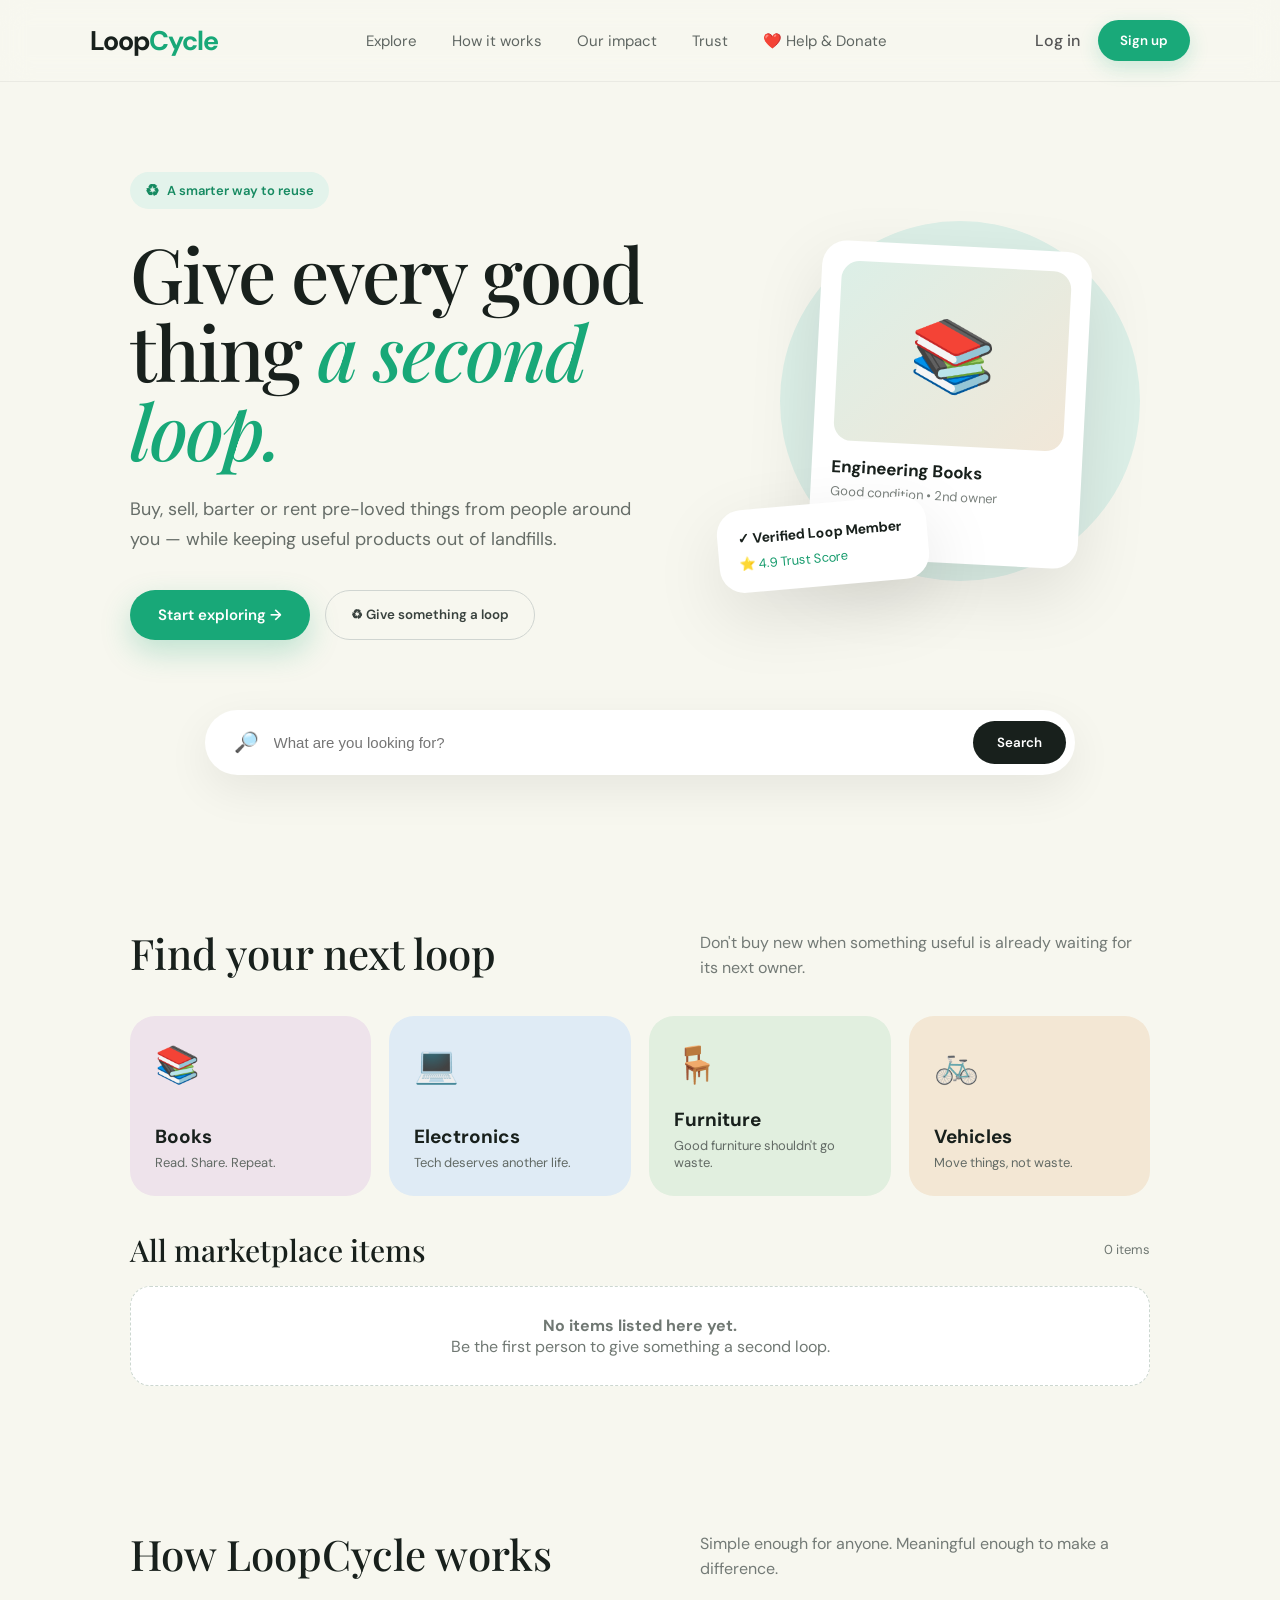
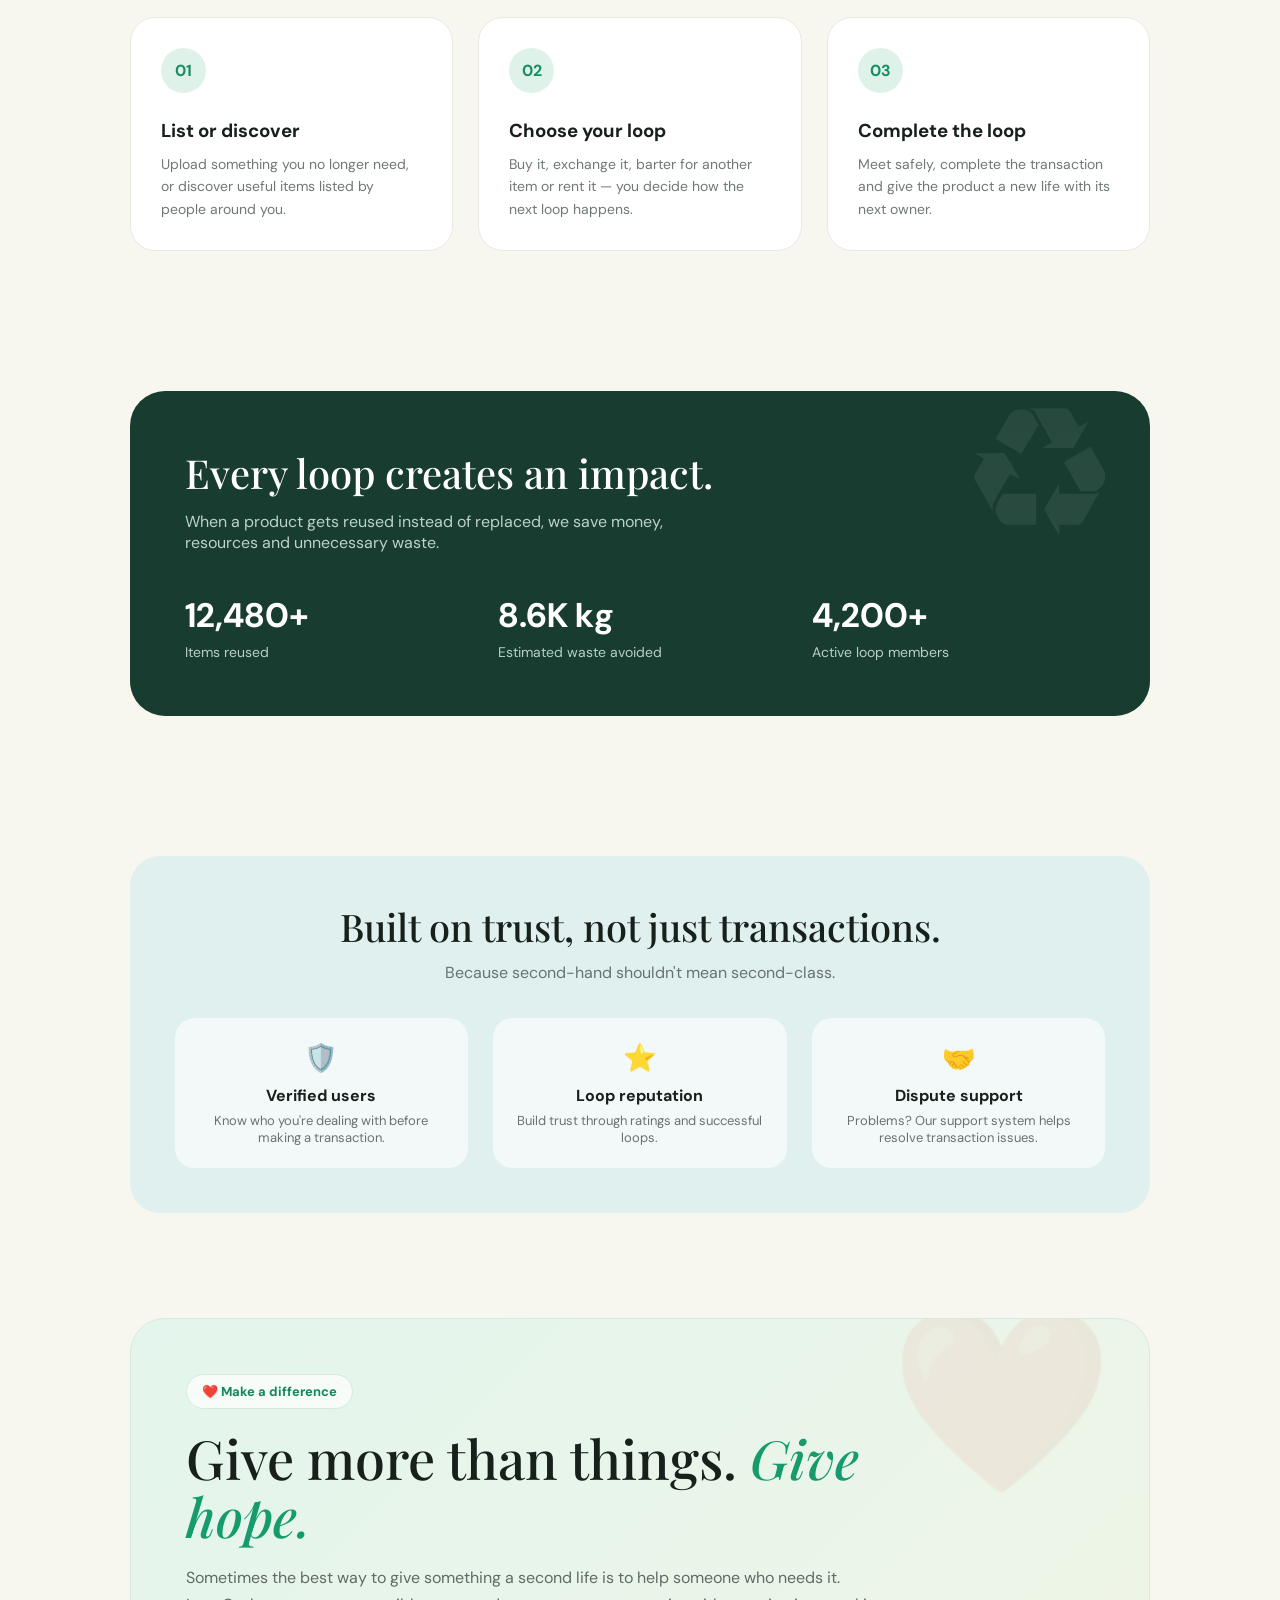
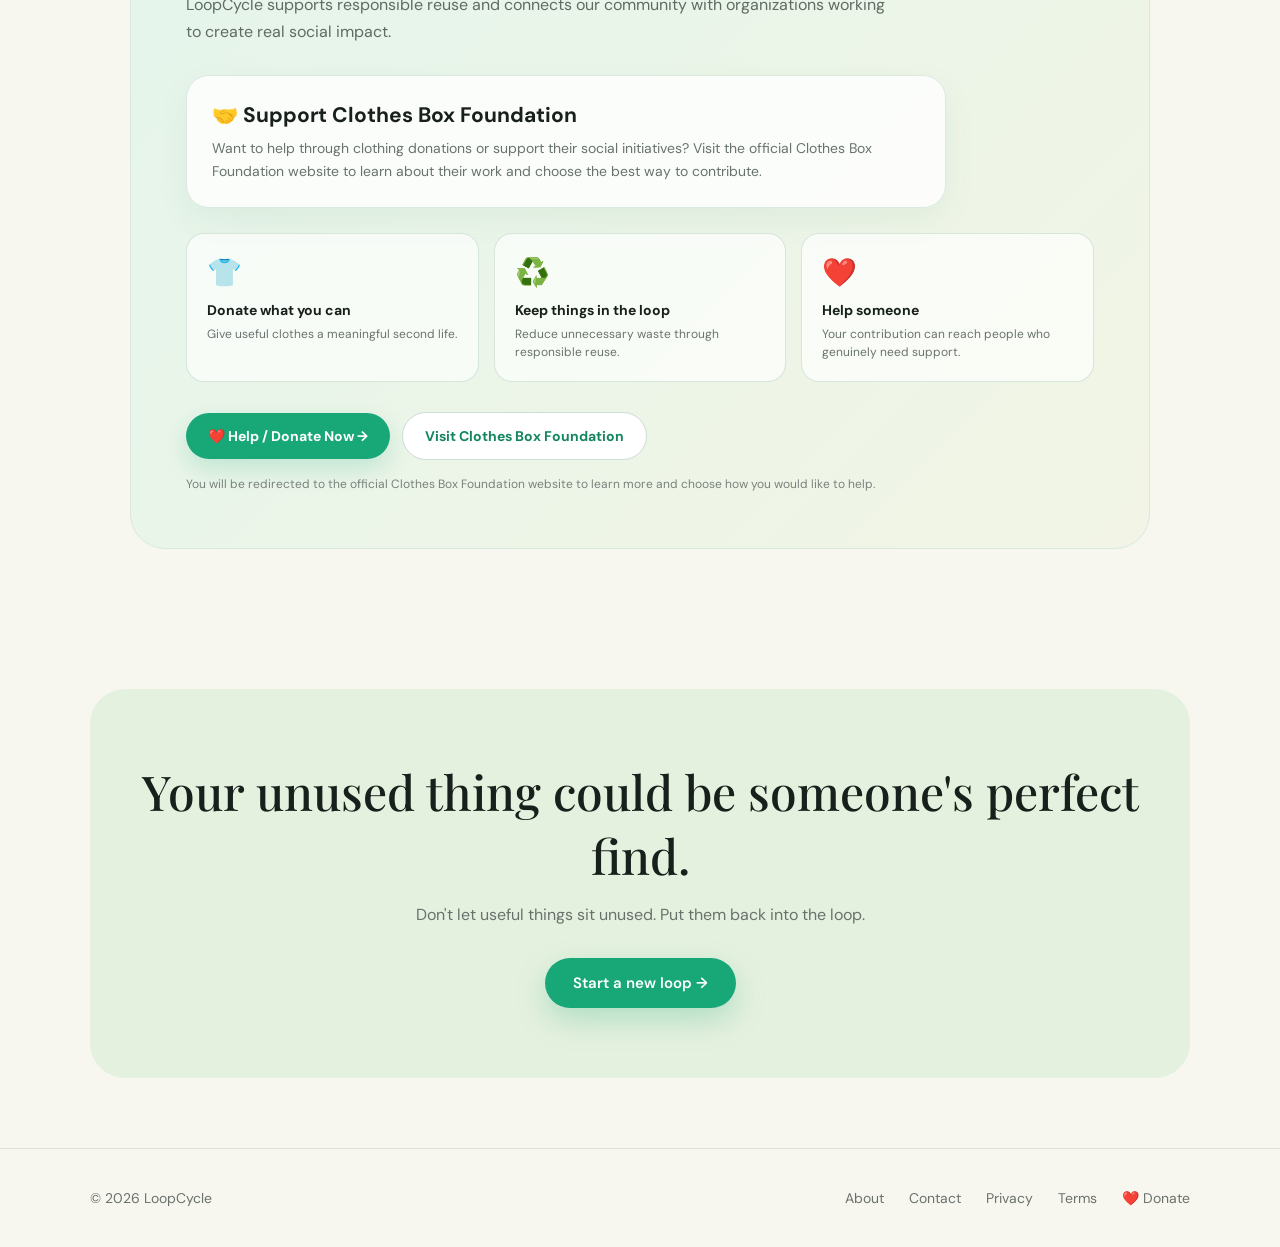
<file: frontend/new_frontend.html>
<!DOCTYPE html>
<html lang="en">

<head>
    <meta charset="UTF-8">
    <meta name="viewport" content="width=device-width, initial-scale=1.0">
    <title>LoopCycle — Give Things a Second Loop</title>

    <!-- Google Font -->
    <link rel="preconnect" href="https://fonts.googleapis.com">
    <link rel="preconnect" href="https://fonts.gstatic.com" crossorigin>
    <link href="https://fonts.googleapis.com/css2?family=DM+Sans:wght@400;500;600;700&family=Playfair+Display:wght@500;600&display=swap" rel="stylesheet">

    <style>
        /* =========================
           GLOBAL
        ========================== */

        * {
            margin: 0;
            padding: 0;
            box-sizing: border-box;
        }

        html {
            scroll-behavior: smooth;
        }

        body {
            font-family: "DM Sans", sans-serif;
            background: #f7f7ef;
            color: #18201c;
            overflow-x: hidden;
        }

        a {
            text-decoration: none;
            color: inherit;
        }

        button {
            font-family: inherit;
            cursor: pointer;
        }


        /* =========================
           NAVBAR
        ========================== */

        nav {
            width: 100%;
            padding: 20px 7%;
            display: flex;
            align-items: center;
            justify-content: space-between;
            background: rgba(247, 247, 239, 0.88);
            backdrop-filter: blur(15px);
            position: sticky;
            top: 0;
            z-index: 1000;
            border-bottom: 1px solid rgba(0, 0, 0, 0.05);
        }

        .logo {
            font-size: 27px;
            font-weight: 700;
            letter-spacing: -1px;
        }

        .logo span {
            color: #18a878;
        }

        .nav-links {
            display: flex;
            align-items: center;
            gap: 35px;
            font-size: 15px;
            color: #5f6662;
        }

        .nav-links a {
            transition: 0.3s;
        }

        .nav-links a:hover {
            color: #149968;
        }

        .nav-buttons {
            display: flex;
            align-items: center;
            gap: 18px;
        }

        .login {
            color: #555;
            font-weight: 500;
        }

        .signup {
            background: #19a979;
            color: white;
            padding: 12px 22px;
            border-radius: 30px;
            border: none;
            font-weight: 600;
            box-shadow: 0 7px 20px rgba(25, 169, 121, 0.2);
            transition: 0.3s;
        }

        .signup:hover {
            transform: translateY(-2px);
            background: #128e64;
        }


        /* =========================
           HERO
        ========================== */

        .hero {
            max-width: 1200px;
            margin: auto;
            padding: 90px 7% 70px;
            display: grid;
            grid-template-columns: 1.1fr 0.9fr;
            gap: 60px;
            align-items: center;
        }

        .tag {
            display: inline-flex;
            align-items: center;
            gap: 8px;
            background: #e3f3eb;
            color: #168a61;
            padding: 8px 15px;
            border-radius: 30px;
            font-size: 13px;
            font-weight: 600;
            margin-bottom: 25px;
        }

        .tag::before {
            content: "♻";
            font-size: 16px;
        }

        .hero h1 {
            font-family: "Playfair Display", serif;
            font-size: clamp(48px, 6vw, 76px);
            line-height: 1.03;
            letter-spacing: -2px;
            font-weight: 500;
        }

        .hero h1 span {
            color: #18a878;
            font-style: italic;
        }

        .hero-description {
            margin-top: 25px;
            max-width: 570px;
            color: #666d68;
            font-size: 18px;
            line-height: 1.7;
        }

        .hero-buttons {
            display: flex;
            gap: 15px;
            margin-top: 35px;
            flex-wrap: wrap;
        }

        .primary-btn {
            border: none;
            background: #18a878;
            color: white;
            padding: 15px 28px;
            border-radius: 30px;
            font-size: 15px;
            font-weight: 600;
            box-shadow: 0 12px 30px rgba(24, 168, 120, 0.25);
            transition: 0.3s;
        }

        .primary-btn:hover {
            transform: translateY(-3px);
            box-shadow: 0 15px 35px rgba(24, 168, 120, 0.35);
        }

        .secondary-btn {
            padding: 14px 25px;
            border-radius: 30px;
            background: transparent;
            border: 1px solid #d0d5d1;
            color: #39423e;
            font-weight: 600;
            transition: 0.3s;
        }

        .secondary-btn:hover {
            background: white;
        }


        /* =========================
           HERO VISUAL
        ========================== */

        .hero-visual {
            position: relative;
            height: 430px;
        }

        .circle {
            width: 360px;
            height: 360px;
            background: #dcefe7;
            border-radius: 50%;
            position: absolute;
            right: 10px;
            top: 30px;
        }

        .product-card {
            position: absolute;
            background: white;
            border-radius: 25px;
            padding: 20px;
            box-shadow: 0 25px 70px rgba(0, 0, 0, 0.1);
        }

        .main-product {
            width: 270px;
            right: 65px;
            top: 55px;
            transform: rotate(3deg);
            animation: float 4s ease-in-out infinite;
        }

        .product-image {
            height: 180px;
            border-radius: 18px;
            background: linear-gradient(135deg, #dcefe7, #f1e7d8);
            display: flex;
            align-items: center;
            justify-content: center;
            font-size: 70px;
        }

        .product-info {
            padding-top: 15px;
        }

        .product-info h3 {
            font-size: 17px;
        }

        .product-info p {
            color: #7a817d;
            font-size: 13px;
            margin-top: 5px;
        }

        .price {
            color: #149968;
            font-size: 20px;
            font-weight: 700;
            margin-top: 12px;
        }

        .floating-card {
            left: 0;
            bottom: 35px;
            width: 210px;
            transform: rotate(-5deg);
        }

        .floating-card strong {
            display: block;
            font-size: 14px;
            margin-bottom: 8px;
        }

        .verified {
            color: #159b6c;
            font-size: 13px;
        }


        /* =========================
           SEARCH
        ========================== */

        .search-section {
            max-width: 1050px;
            margin: auto;
            padding: 0 7% 80px;
        }

        .search-box {
            background: white;
            padding: 9px;
            border-radius: 50px;
            display: flex;
            align-items: center;
            box-shadow: 0 15px 45px rgba(0, 0, 0, 0.07);
        }

        .search-icon {
            padding-left: 20px;
            font-size: 20px;
        }

        .search-box input {
            flex: 1;
            border: none;
            outline: none;
            padding: 15px;
            font-size: 15px;
            background: transparent;
        }

        .search-btn {
            background: #18201c;
            color: white;
            border: none;
            border-radius: 40px;
            padding: 13px 24px;
            font-weight: 600;
        }


        /* =========================
           SECTION
        ========================== */

        .section {
            max-width: 1200px;
            margin: auto;
            padding: 70px 7%;
        }

        .section-heading {
            display: flex;
            justify-content: space-between;
            align-items: end;
            margin-bottom: 35px;
        }

        .section-heading h2 {
            font-family: "Playfair Display", serif;
            font-size: 42px;
            font-weight: 500;
        }

        .section-heading p {
            color: #737a76;
            max-width: 450px;
            line-height: 1.6;
        }


        /* =========================
           CATEGORY
        ========================== */

        .categories {
            display: grid;
            grid-template-columns: repeat(4, 1fr);
            gap: 18px;
        }

        .category {
            min-height: 180px;
            border-radius: 25px;
            padding: 25px;
            display: flex;
            flex-direction: column;
            justify-content: space-between;
            transition: 0.35s;
            cursor: pointer;
        }

        .category:hover {
            transform: translateY(-7px);
            box-shadow: 0 20px 40px rgba(0, 0, 0, 0.08);
        }

        .category:nth-child(1) {
            background: #eee3eb;
        }

        .category:nth-child(2) {
            background: #dfebf5;
        }

        .category:nth-child(3) {
            background: #e1efdf;
        }

        .category:nth-child(4) {
            background: #f3e7d4;
        }

        .category-icon {
            font-size: 36px;
        }

        .category h3 {
            font-size: 19px;
        }

        .category p {
            font-size: 13px;
            color: #626a65;
            margin-top: 5px;
        }


        /* =========================
           HOW IT WORKS
        ========================== */

        .steps {
            display: grid;
            grid-template-columns: repeat(3, 1fr);
            gap: 25px;
        }

        .step {
            background: white;
            padding: 30px;
            border-radius: 25px;
            border: 1px solid #e7e9e5;
            transition: 0.3s;
        }

        .step:hover {
            transform: translateY(-5px);
            box-shadow: 0 15px 40px rgba(0, 0, 0, 0.06);
        }

        .step-number {
            width: 45px;
            height: 45px;
            border-radius: 50%;
            display: flex;
            align-items: center;
            justify-content: center;
            background: #dff2e9;
            color: #168d64;
            font-weight: 700;
            margin-bottom: 25px;
        }

        .step h3 {
            margin-bottom: 10px;
        }

        .step p {
            color: #707873;
            line-height: 1.6;
            font-size: 14px;
        }


        /* =========================
           IMPACT
        ========================== */

        .impact {
            background: #183c30;
            color: white;
            border-radius: 35px;
            padding: 55px;
            position: relative;
            overflow: hidden;
        }

        .impact::after {
            content: "♻";
            position: absolute;
            right: 30px;
            top: -35px;
            font-size: 180px;
            opacity: 0.07;
        }

        .impact h2 {
            font-family: "Playfair Display", serif;
            font-size: 40px;
            font-weight: 500;
        }

        .impact > p {
            margin-top: 12px;
            color: #bdd2c9;
            max-width: 550px;
        }

        .stats {
            display: grid;
            grid-template-columns: repeat(3, 1fr);
            margin-top: 40px;
            gap: 30px;
        }

        .stat h3 {
            font-size: 34px;
        }

        .stat p {
            color: #b9cec5;
            margin-top: 5px;
            font-size: 14px;
        }


        /* =========================
           TRUST
        ========================== */

        .trust-box {
            background: #e0f0ef;
            border-radius: 30px;
            padding: 45px;
            text-align: center;
        }

        .trust-box h2 {
            font-family: "Playfair Display", serif;
            font-size: 38px;
            font-weight: 500;
        }

        .trust-box > p {
            color: #69736e;
            margin-top: 10px;
        }

        .trust-items {
            display: grid;
            grid-template-columns: repeat(3, 1fr);
            margin-top: 35px;
            gap: 25px;
        }

        .trust-item {
            background: rgba(255, 255, 255, 0.6);
            border-radius: 20px;
            padding: 22px;
        }

        .trust-item .icon {
            font-size: 27px;
            margin-bottom: 10px;
        }

        .trust-item h4 {
            margin-bottom: 6px;
        }

        .trust-item p {
            font-size: 13px;
            color: #69736e;
        }


        /* =========================
           HELP & DONATE
        ========================== */

        .help-donate {
            max-width: 1200px;
            margin: auto;
            padding: 35px 7% 70px;
        }

        .help-donate-box {
            position: relative;
            overflow: hidden;
            background: linear-gradient(135deg, #e3f5ec, #f2f5e5);
            border: 1px solid #d7e9df;
            border-radius: 35px;
            padding: 55px;
        }

        .help-donate-box::after {
            content: "❤️";
            position: absolute;
            right: 35px;
            top: -35px;
            font-size: 180px;
            opacity: 0.07;
            pointer-events: none;
        }

        .help-donate-content {
            position: relative;
            z-index: 1;
        }

        .help-donate-tag {
            display: inline-flex;
            align-items: center;
            gap: 7px;
            background: rgba(255, 255, 255, 0.72);
            color: #14865e;
            border: 1px solid #d4e9dc;
            border-radius: 30px;
            padding: 8px 15px;
            font-size: 13px;
            font-weight: 700;
            margin-bottom: 20px;
        }

        .help-donate-box h2 {
            font-family: "Playfair Display", serif;
            font-size: clamp(36px, 5vw, 54px);
            line-height: 1.08;
            font-weight: 500;
            max-width: 720px;
        }

        .help-donate-box h2 span {
            color: #159b6c;
            font-style: italic;
        }

        .help-donate-box > .help-donate-content > p {
            max-width: 700px;
            margin-top: 18px;
            color: #5f6b64;
            line-height: 1.7;
            font-size: 16px;
        }

        .foundation-card {
            margin-top: 30px;
            background: rgba(255, 255, 255, 0.82);
            border: 1px solid #dce9e1;
            border-radius: 23px;
            padding: 25px;
            max-width: 760px;
            box-shadow: 0 12px 35px rgba(20, 100, 70, 0.06);
        }

        .foundation-card h3 {
            font-size: 21px;
            margin-bottom: 8px;
        }

        .foundation-card p {
            color: #68736d;
            line-height: 1.6;
            font-size: 14px;
        }

        .help-steps {
            display: grid;
            grid-template-columns: repeat(3, 1fr);
            gap: 15px;
            margin-top: 25px;
        }

        .help-step {
            background: rgba(255, 255, 255, 0.65);
            border: 1px solid rgba(205, 224, 214, 0.8);
            border-radius: 18px;
            padding: 20px;
        }

        .help-step-icon {
            font-size: 28px;
            margin-bottom: 10px;
        }

        .help-step strong {
            display: block;
            font-size: 14px;
            margin-bottom: 6px;
        }

        .help-step span {
            display: block;
            color: #69736e;
            font-size: 12px;
            line-height: 1.5;
        }

        .help-donate-buttons {
            display: flex;
            align-items: center;
            gap: 12px;
            flex-wrap: wrap;
            margin-top: 30px;
        }

        .help-donate-primary,
        .help-donate-secondary {
            display: inline-flex;
            align-items: center;
            justify-content: center;
            border-radius: 30px;
            padding: 14px 22px;
            font-size: 14px;
            font-weight: 700;
            transition: 0.3s;
        }

        .help-donate-primary {
            background: #18a878;
            color: white;
            box-shadow: 0 10px 25px rgba(24, 168, 120, 0.2);
        }

        .help-donate-primary:hover {
            background: #128e64;
            transform: translateY(-2px);
        }

        .help-donate-secondary {
            background: white;
            color: #14865e;
            border: 1px solid #cbded3;
        }

        .help-donate-secondary:hover {
            background: #f7fbf8;
            transform: translateY(-2px);
        }

        .help-note {
            margin-top: 15px;
            color: #7a817d;
            font-size: 12px;
            line-height: 1.5;
        }


        /* =========================
           CTA
        ========================== */

        .cta {
            max-width: 1100px;
            margin: 70px auto;
            padding: 70px 30px;
            text-align: center;
            background: #e5f1df;
            border-radius: 35px;
        }

        .cta h2 {
            font-family: "Playfair Display", serif;
            font-size: 48px;
            font-weight: 500;
        }

        .cta p {
            color: #69716c;
            margin: 15px auto 30px;
            max-width: 550px;
            line-height: 1.6;
        }


        /* =========================
           FOOTER
        ========================== */

        footer {
            border-top: 1px solid #dedfd9;
            padding: 40px 7%;
            display: flex;
            justify-content: space-between;
            align-items: center;
            color: #6b716d;
            font-size: 14px;
        }

        .footer-links {
            display: flex;
            gap: 25px;
        }

        .footer-links a:hover {
            color: #159b6c;
        }


        /* =========================
           ANIMATION
        ========================== */

        @keyframes float {
            0%, 100% {
                transform: translateY(0) rotate(3deg);
            }

            50% {
                transform: translateY(-12px) rotate(3deg);
            }
        }


        /* =========================
           MOBILE
        ========================== */

        @media (max-width: 900px) {

            .nav-links {
                display: none;
            }

            .hero {
                grid-template-columns: 1fr;
                text-align: center;
                padding-top: 60px;
            }

            .hero-description {
                margin-left: auto;
                margin-right: auto;
            }

            .hero-buttons {
                justify-content: center;
            }

            .hero-visual {
                margin-top: 20px;
            }

            .categories {
                grid-template-columns: repeat(2, 1fr);
            }

            .steps {
                grid-template-columns: 1fr;
            }

            .stats {
                grid-template-columns: 1fr;
                text-align: center;
            }

            .trust-items {
                grid-template-columns: 1fr;
            }

            .section-heading {
                flex-direction: column;
                align-items: start;
                gap: 15px;
            }

            .help-steps {
                grid-template-columns: 1fr;
            }

            .help-donate-box {
                padding: 40px 30px;
            }
        }

        @media (max-width: 600px) {

            nav {
                padding: 17px 5%;
            }

            .logo {
                font-size: 23px;
            }

            .login {
                display: none;
            }

            .hero {
                padding-left: 5%;
                padding-right: 5%;
            }

            .hero h1 {
                font-size: 48px;
            }

            .hero-description {
                font-size: 16px;
            }

            .hero-visual {
                height: 350px;
            }

            .circle {
                width: 290px;
                height: 290px;
                right: 5%;
            }

            .main-product {
                right: 10%;
                width: 230px;
            }

            .floating-card {
                width: 175px;
                left: 0;
            }

            .categories {
                grid-template-columns: 1fr 1fr;
            }

            .category {
                min-height: 150px;
                padding: 18px;
            }

            .section-heading h2 {
                font-size: 34px;
            }

            .impact {
                padding: 35px 25px;
            }

            .trust-box {
                padding: 35px 20px;
            }

            .help-donate {
                padding-left: 5%;
                padding-right: 5%;
            }

            .help-donate-box {
                padding: 35px 20px;
                border-radius: 28px;
            }

            .help-donate-box h2 {
                font-size: 37px;
            }

            .help-donate-buttons {
                flex-direction: column;
                align-items: stretch;
            }

            .help-donate-primary,
            .help-donate-secondary {
                width: 100%;
            }

            .cta {
                margin: 50px 5%;
                padding: 50px 20px;
            }

            .cta h2 {
                font-size: 38px;
            }

            footer {
                flex-direction: column;
                gap: 20px;
            }
        }


        /* =========================
           POPUP AUTH + PROFILE
        ========================== */

        .modal-overlay {
            position: fixed;
            inset: 0;
            background: rgba(15, 25, 21, 0.48);
            backdrop-filter: blur(7px);
            display: none;
            align-items: center;
            justify-content: center;
            padding: 20px;
            z-index: 5000;
        }

        .modal-overlay.active {
            display: flex;
        }

        .modal-box {
            width: min(100%, 460px);
            max-height: 92vh;
            overflow: auto;
            background: #fff;
            border-radius: 28px;
            padding: 34px;
            box-shadow: 0 30px 90px rgba(0, 0, 0, 0.2);
            position: relative;
        }

        .modal-close {
            position: absolute;
            right: 16px;
            top: 14px;
            width: 38px;
            height: 38px;
            border: 0;
            border-radius: 50%;
            background: #f2f5f1;
            font-size: 22px;
            cursor: pointer;
        }

        .modal-box h2 {
            font-family: "Playfair Display", serif;
            font-size: 38px;
            font-weight: 500;
            margin-bottom: 7px;
        }

        .modal-subtitle {
            color: #707873;
            line-height: 1.6;
            margin-bottom: 23px;
        }

        .modal-form-group {
            margin-bottom: 15px;
        }

        .modal-form-group label {
            display: block;
            font-size: 13px;
            font-weight: 600;
            margin-bottom: 7px;
        }

        .modal-form-group input {
            width: 100%;
            padding: 14px;
            border: 1px solid #dfe4df;
            border-radius: 13px;
            outline: none;
            font: inherit;
            background: #fafbf9;
        }

        .modal-form-group input:focus {
            border-color: #18a878;
            box-shadow: 0 0 0 3px rgba(24, 168, 120, 0.1);
        }

        .modal-full-btn {
            width: 100%;
            margin-top: 5px;
        }

        .modal-switch {
            text-align: center;
            margin-top: 18px;
            color: #707873;
            font-size: 14px;
        }

        .modal-switch button {
            border: 0;
            background: transparent;
            color: #159b6c;
            font-weight: 700;
            cursor: pointer;
        }

        .profile-top {
            display: flex;
            align-items: center;
            gap: 16px;
            margin: 8px 0 25px;
        }

        .profile-avatar {
            width: 72px;
            height: 72px;
            border-radius: 50%;
            background: #dff2e9;
            color: #168d64;
            display: grid;
            place-items: center;
            font-size: 28px;
            font-weight: 700;
        }

        .profile-email {
            color: #707873;
            font-size: 14px;
            margin-top: 3px;
        }

        .profile-stats {
            display: grid;
            grid-template-columns: repeat(3, 1fr);
            gap: 12px;
            margin-bottom: 23px;
        }

        .profile-stat {
            background: #f5f7f3;
            border-radius: 16px;
            padding: 17px;
        }

        .profile-stat strong {
            display: block;
            color: #159b6c;
            font-size: 22px;
        }

        .profile-stat span {
            color: #707873;
            font-size: 12px;
        }

        .modal-actions {
            display: flex;
            gap: 10px;
            flex-wrap: wrap;
        }

        .logout-btn {
            border: 1px solid #e4cccc;
            color: #a84a4a;
            background: #fff;
            padding: 13px 20px;
            border-radius: 30px;
            font-weight: 600;
            cursor: pointer;
        }


        /* =========================
           MARKETPLACE LISTINGS
        ========================== */

        .listing-results {
            margin-top: 34px;
        }

        .listing-results-header {
            display: flex;
            justify-content: space-between;
            align-items: center;
            gap: 15px;
            margin-bottom: 16px;
        }

        .listing-results-header h3 {
            font-family: "Playfair Display", serif;
            font-size: 30px;
            font-weight: 500;
        }

        .listing-count {
            color: #707873;
            font-size: 13px;
        }

        .listing-grid {
            display: grid;
            grid-template-columns: repeat(3, 1fr);
            gap: 18px;
        }

        .listing-card {
            background: #fff;
            border: 1px solid #e5e9e5;
            border-radius: 22px;
            overflow: hidden;
            box-shadow: 0 10px 30px rgba(0, 0, 0, 0.05);
            transition: 0.25s;
        }

        .listing-card:hover {
            transform: translateY(-4px);
            box-shadow: 0 16px 35px rgba(0, 0, 0, 0.08);
        }

        .listing-photo {
            height: 190px;
            background: #edf3ef;
            display: grid;
            place-items: center;
            font-size: 54px;
            overflow: hidden;
        }

        .listing-photo img {
            width: 100%;
            height: 100%;
            object-fit: cover;
        }

        .listing-body {
            padding: 18px;
        }

        .listing-badge {
            display: inline-block;
            background: #e0f3e9;
            color: #14865e;
            border-radius: 20px;
            padding: 5px 9px;
            font-size: 11px;
            font-weight: 700;
            margin-bottom: 9px;
        }

        .listing-body h4 {
            font-size: 18px;
            margin-bottom: 6px;
        }

        .listing-body p {
            font-size: 13px;
            color: #707873;
            line-height: 1.5;
        }

        .listing-price {
            font-size: 20px;
            font-weight: 700;
            color: #159b6c;
            margin-top: 12px;
        }

        .listing-meta {
            display: flex;
            justify-content: space-between;
            gap: 8px;
            margin-top: 10px;
            color: #7a817d;
            font-size: 11px;
        }

        .empty-listings {
            background: #fff;
            border: 1px dashed #ccd7d0;
            border-radius: 20px;
            padding: 28px;
            text-align: center;
            color: #707873;
        }

        .category.active {
            outline: 3px solid rgba(24, 168, 120, 0.28);
            transform: translateY(-4px);
        }

        .photo-preview {
            height: 150px;
            border: 1px dashed #cbd7d0;
            border-radius: 14px;
            background: #f7faf7;
            display: grid;
            place-items: center;
            overflow: hidden;
            margin-top: 8px;
            color: #7a817d;
            font-size: 13px;
        }

        .photo-preview img {
            width: 100%;
            height: 100%;
            object-fit: cover;
        }

        .listing-form-grid {
            display: grid;
            grid-template-columns: 1fr 1fr;
            gap: 14px;
        }

        .listing-form-grid .full {
            grid-column: 1 / -1;
        }

        .modal-form-group select,
        .modal-form-group textarea {
            width: 100%;
            padding: 14px;
            border: 1px solid #dfe4df;
            border-radius: 13px;
            outline: none;
            font: inherit;
            background: #fafbf9;
        }

        .modal-form-group textarea {
            min-height: 95px;
            resize: vertical;
        }

        .modal-form-group select:focus,
        .modal-form-group textarea:focus {
            border-color: #18a878;
            box-shadow: 0 0 0 3px rgba(24, 168, 120, 0.1);
        }

        .listing-type-choices {
            display: grid;
            grid-template-columns: repeat(4, 1fr);
            gap: 10px;
            margin-top: 8px;
        }

        .listing-type-choice {
            position: relative;
        }

        .listing-type-choice input {
            position: absolute;
            opacity: 0;
            pointer-events: none;
        }

        .listing-type-choice label {
            display: block;
            text-align: center;
            padding: 13px 8px;
            border: 1px solid #dfe4df;
            border-radius: 13px;
            background: #fafbf9;
            cursor: pointer;
            font-weight: 600;
            font-size: 13px;
            transition: 0.2s;
        }

        .listing-type-choice input:checked + label {
            border-color: #18a878;
            background: #e0f3e9;
            color: #14865e;
            box-shadow: 0 0 0 2px rgba(24, 168, 120, 0.12);
        }

        .listing-actions {
            display: flex;
            gap: 8px;
            margin-top: 14px;
            flex-wrap: wrap;
        }

        .listing-action-btn {
            border: 0;
            border-radius: 12px;
            padding: 10px 13px;
            background: #18a878;
            color: #fff;
            font: 600 12px "DM Sans", sans-serif;
            cursor: pointer;
        }

        .listing-action-btn.secondary {
            background: #edf5f0;
            color: #14865e;
        }


        /* =========================
           MARKETPLACE ACTION MODALS
        ========================== */

        .action-modal-content {
            max-width: 560px;
        }

        .action-item-head {
            display: flex;
            gap: 16px;
            align-items: center;
            margin: 8px 0 20px;
        }

        .action-item-thumb {
            width: 110px;
            height: 90px;
            border-radius: 16px;
            background: #edf3ef;
            display: grid;
            place-items: center;
            overflow: hidden;
            font-size: 38px;
            flex: none;
        }

        .action-item-thumb img {
            width: 100%;
            height: 100%;
            object-fit: cover;
        }

        .action-item-head h3 {
            font-size: 23px;
            margin: 0 0 5px;
        }

        .action-item-head p {
            margin: 0;
            color: #707873;
            font-size: 13px;
        }

        .action-details {
            background: #f6f8f5;
            border-radius: 16px;
            padding: 15px;
            margin-bottom: 16px;
        }

        .action-details p {
            margin: 7px 0;
            color: #4e5752;
            font-size: 14px;
            line-height: 1.45;
        }

        .action-details strong {
            color: #202823;
        }

        .action-confirm {
            width: 100%;
            margin-top: 8px;
        }

        .action-note {
            font-size: 12px;
            color: #7a817d;
            margin-top: 10px;
            line-height: 1.45;
        }

        .success-box {
            text-align: center;
            padding: 12px 4px;
        }

        .success-icon {
            font-size: 45px;
            margin-bottom: 8px;
        }

        .success-box h3 {
            font-family: "Playfair Display", serif;
            font-size: 27px;
            margin-bottom: 8px;
        }

        .success-box p {
            color: #66706a;
            line-height: 1.5;
        }


        /* =========================
           PROFILE LISTING MANAGEMENT
        ========================== */

        .profile-listings {
            margin-top: 22px;
            border-top: 1px solid #e5e9e5;
            padding-top: 18px;
        }

        .profile-listings h3 {
            font-size: 19px;
            margin: 0 0 12px;
        }

        .profile-list-item {
            display: flex;
            gap: 12px;
            align-items: center;
            padding: 12px 0;
            border-bottom: 1px solid #edf0ed;
        }

        .profile-list-thumb {
            width: 58px;
            height: 52px;
            border-radius: 10px;
            background: #edf3ef;
            display: grid;
            place-items: center;
            overflow: hidden;
            flex: none;
            font-size: 23px;
        }

        .profile-list-thumb img {
            width: 100%;
            height: 100%;
            object-fit: cover;
        }

        .profile-list-info {
            min-width: 0;
            flex: 1;
        }

        .profile-list-info strong {
            display: block;
            font-size: 14px;
            white-space: nowrap;
            overflow: hidden;
            text-overflow: ellipsis;
        }

        .profile-list-info span {
            font-size: 11px;
            color: #78807b;
        }

        .profile-list-actions {
            display: flex;
            gap: 6px;
            flex-wrap: wrap;
        }

        .profile-mini-btn {
            border: 1px solid #d9e2dc;
            background: #fff;
            color: #14865e;
            border-radius: 9px;
            padding: 7px 10px;
            font-size: 11px;
            font-weight: 700;
            cursor: pointer;
        }

        .profile-mini-btn:hover {
            background: #eaf6f0;
        }

        .profile-mini-btn.danger {
            color: #c95c58;
            border-color: #ecd0cf;
        }

        .profile-mini-btn.danger:hover {
            background: #fff0ef;
        }

        .profile-mini-btn.enlist {
            color: #14865e;
            border-color: #c8e4d5;
            background: #eaf8f0;
        }

        .profile-empty {
            font-size: 12px;
            color: #7a817d;
            padding: 8px 0;
        }

        .unlisted-label {
            display: inline-block;
            margin-left: 5px;
            padding: 3px 7px;
            border-radius: 10px;
            background: #fff0ef;
            color: #c95c58;
            font-size: 10px;
            font-weight: 700;
        }

        @media (max-width: 850px) {
            .listing-grid {
                grid-template-columns: 1fr 1fr;
            }
        }

        @media (max-width: 600px) {

            .modal-box {
                padding: 28px 22px;
            }

            .profile-stats {
                grid-template-columns: 1fr;
            }

            .listing-grid {
                grid-template-columns: 1fr;
            }

            .listing-form-grid {
                grid-template-columns: 1fr;
            }

            .listing-form-grid .full {
                grid-column: auto;
            }

            .listing-results-header {
                align-items: flex-start;
                flex-direction: column;
            }

            .listing-type-choices {
                grid-template-columns: 1fr 1fr;
            }

            .profile-list-item {
                align-items: flex-start;
            }

            .profile-list-actions {
                flex-direction: column;
            }
        }
    </style>
</head>


<body>

    <!-- =========================
         NAVBAR
    ========================== -->

    <nav>

        <a href="#" class="logo">
            Loop<span>Cycle</span>
        </a>

        <div class="nav-links">
            <a href="#explore">Explore</a>
            <a href="#how">How it works</a>
            <a href="#impact">Our impact</a>
            <a href="#trust">Trust</a>

            <!-- NEW: HELP & DONATE -->
            <a href="#help-donate">❤️ Help & Donate</a>
        </div>

        <div class="nav-buttons">

            <a href="javascript:void(0)"
               class="login"
               onclick="openAuth('login')">
                Log in
            </a>

            <button
                id="signupNav"
                class="signup"
                type="button"
                onclick="openAuth('signup')">
                Sign up
            </button>

            <button
                id="accountNav"
                class="signup"
                type="button"
                style="display:none"
                onclick="openProfile()">
                Profile
            </button>

        </div>

    </nav>


    <!-- =========================
         HERO
    ========================== -->

    <section class="hero">

        <div>

            <div class="tag">
                A smarter way to reuse
            </div>

            <h1>
                Give every good thing
                <span>a second loop.</span>
            </h1>

            <p class="hero-description">
                Buy, sell, barter or rent pre-loved things
                from people around you — while keeping
                useful products out of landfills.
            </p>

            <div class="hero-buttons">

                <button
                    class="primary-btn"
                    onclick="explore()">
                    Start exploring →
                </button>

                <button
                    class="secondary-btn"
                    onclick="sellItem()">
                    ♻ Give something a loop
                </button>

            </div>

        </div>


        <!-- HERO VISUAL -->

        <div class="hero-visual">

            <div class="circle"></div>

            <div class="product-card main-product">

                <div class="product-image">
                    📚
                </div>

                <div class="product-info">

                    <h3>
                        Engineering Books
                    </h3>

                    <p>
                        Good condition • 2nd owner
                    </p>

                    <div class="price">
                        ₹350
                    </div>

                </div>

            </div>


            <div class="product-card floating-card">

                <strong>
                    ✓ Verified Loop Member
                </strong>

                <div class="verified">
                    ⭐ 4.9 Trust Score
                </div>

            </div>

        </div>

    </section>


    <!-- =========================
         SEARCH
    ========================== -->

    <section class="search-section">

        <div class="search-box">

            <span class="search-icon">
                🔎
            </span>

            <input
                id="searchInput"
                type="text"
                placeholder="What are you looking for?">

            <button
                class="search-btn"
                type="button"
                onclick="searchItem()">
                Search
            </button>

        </div>

    </section>


    <!-- =========================
         CATEGORIES
    ========================== -->

    <section class="section" id="explore">

        <div class="section-heading">

            <div>
                <h2>
                    Find your next loop
                </h2>
            </div>

            <p>
                Don't buy new when something useful
                is already waiting for its next owner.
            </p>

        </div>


        <div class="categories">

            <div class="category"
                 onclick="category('Books')">

                <div class="category-icon">
                    📚
                </div>

                <div>
                    <h3>Books</h3>
                    <p>Read. Share. Repeat.</p>
                </div>

            </div>


            <div class="category"
                 onclick="category('Electronics')">

                <div class="category-icon">
                    💻
                </div>

                <div>
                    <h3>Electronics</h3>
                    <p>Tech deserves another life.</p>
                </div>

            </div>


            <div class="category"
                 onclick="category('Furniture')">

                <div class="category-icon">
                    🪑
                </div>

                <div>
                    <h3>Furniture</h3>
                    <p>Good furniture shouldn't go waste.</p>
                </div>

            </div>


            <div class="category"
                 onclick="category('Vehicles')">

                <div class="category-icon">
                    🚲
                </div>

                <div>
                    <h3>Vehicles</h3>
                    <p>Move things, not waste.</p>
                </div>

            </div>

        </div>


        <div class="listing-results" id="listingResults">

            <div class="listing-results-header">

                <h3 id="listingTitle">
                    All marketplace items
                </h3>

                <span class="listing-count" id="listingCount">
                    0 items
                </span>

            </div>

            <div
                class="listing-grid"
                id="listingGrid">
            </div>

        </div>

    </section>


    <!-- =========================
         HOW IT WORKS
    ========================== -->

    <section class="section" id="how">

        <div class="section-heading">

            <h2>
                How LoopCycle works
            </h2>

            <p>
                Simple enough for anyone. Meaningful enough
                to make a difference.
            </p>

        </div>


        <div class="steps">

            <div class="step">

                <div class="step-number">
                    01
                </div>

                <h3>
                    List or discover
                </h3>

                <p>
                    Upload something you no longer need,
                    or discover useful items listed by people
                    around you.
                </p>

            </div>


            <div class="step">

                <div class="step-number">
                    02
                </div>

                <h3>
                    Choose your loop
                </h3>

                <p>
                    Buy it, exchange it, barter for another
                    item or rent it — you decide how the
                    next loop happens.
                </p>

            </div>


            <div class="step">

                <div class="step-number">
                    03
                </div>

                <h3>
                    Complete the loop
                </h3>

                <p>
                    Meet safely, complete the transaction
                    and give the product a new life with
                    its next owner.
                </p>

            </div>

        </div>

    </section>


    <!-- =========================
         IMPACT
    ========================== -->

    <section class="section" id="impact">

        <div class="impact">

            <h2>
                Every loop creates an impact.
            </h2>

            <p>
                When a product gets reused instead of replaced,
                we save money, resources and unnecessary waste.
            </p>


            <div class="stats">

                <div class="stat">
                    <h3>12,480+</h3>
                    <p>Items reused</p>
                </div>

                <div class="stat">
                    <h3>8.6K kg</h3>
                    <p>Estimated waste avoided</p>
                </div>

                <div class="stat">
                    <h3>4,200+</h3>
                    <p>Active loop members</p>
                </div>

            </div>

        </div>

    </section>


    <!-- =========================
         TRUST
    ========================== -->

    <section class="section" id="trust">

        <div class="trust-box">

            <h2>
                Built on trust, not just transactions.
            </h2>

            <p>
                Because second-hand shouldn't mean second-class.
            </p>


            <div class="trust-items">

                <div class="trust-item">

                    <div class="icon">
                        🛡️
                    </div>

                    <h4>
                        Verified users
                    </h4>

                    <p>
                        Know who you're dealing with
                        before making a transaction.
                    </p>

                </div>


                <div class="trust-item">

                    <div class="icon">
                        ⭐
                    </div>

                    <h4>
                        Loop reputation
                    </h4>

                    <p>
                        Build trust through ratings
                        and successful loops.
                    </p>

                </div>


                <div class="trust-item">

                    <div class="icon">
                        🤝
                    </div>

                    <h4>
                        Dispute support
                    </h4>

                    <p>
                        Problems? Our support system
                        helps resolve transaction issues.
                    </p>

                </div>

            </div>

        </div>

    </section>


    <!-- =========================
         HELP & DONATE
    ========================== -->

    <section class="help-donate" id="help-donate">

        <div class="help-donate-box">

            <div class="help-donate-content">

                <div class="help-donate-tag">
                    ❤️ Make a difference
                </div>

                <h2>
                    Give more than things.
                    <span>Give hope.</span>
                </h2>

                <p>
                    Sometimes the best way to give something
                    a second life is to help someone who needs it.
                    LoopCycle supports responsible reuse and connects
                    our community with organizations working to create
                    real social impact.
                </p>


                <!-- FOUNDATION CARD -->

                <div class="foundation-card">

                    <h3>
                        🤝 Support Clothes Box Foundation
                    </h3>

                    <p>
                        Want to help through clothing donations or
                        support their social initiatives? Visit the
                        official Clothes Box Foundation website to
                        learn about their work and choose the best
                        way to contribute.
                    </p>

                </div>


                <!-- HELP STEPS -->

                <div class="help-steps">

                    <div class="help-step">

                        <div class="help-step-icon">
                            👕
                        </div>

                        <strong>
                            Donate what you can
                        </strong>

                        <span>
                            Give useful clothes a meaningful
                            second life.
                        </span>

                    </div>


                    <div class="help-step">

                        <div class="help-step-icon">
                            ♻️
                        </div>

                        <strong>
                            Keep things in the loop
                        </strong>

                        <span>
                            Reduce unnecessary waste through
                            responsible reuse.
                        </span>

                    </div>


                    <div class="help-step">

                        <div class="help-step-icon">
                            ❤️
                        </div>

                        <strong>
                            Help someone
                        </strong>

                        <span>
                            Your contribution can reach people
                            who genuinely need support.
                        </span>

                    </div>

                </div>


                <!-- DONATE BUTTONS -->

                <div class="help-donate-buttons">

                    <a
                        class="help-donate-primary"
                        href="https://www.clothesboxfoundation.org/"
                        target="_blank"
                        rel="noopener noreferrer">

                        ❤️ Help / Donate Now →

                    </a>


                    <a
                        class="help-donate-secondary"
                        href="https://www.clothesboxfoundation.org/"
                        target="_blank"
                        rel="noopener noreferrer">

                        Visit Clothes Box Foundation

                    </a>

                </div>


                <div class="help-note">

                    You will be redirected to the official
                    Clothes Box Foundation website to learn more
                    and choose how you would like to help.

                </div>

            </div>

        </div>

    </section>


    <!-- =========================
         CTA
    ========================== -->

    <section class="cta">

        <h2>
            Your unused thing
            could be someone's
            perfect find.
        </h2>

        <p>
            Don't let useful things sit unused.
            Put them back into the loop.
        </p>

        <button
            class="primary-btn"
            onclick="sellItem()">
            Start a new loop →
        </button>

    </section>


    <!-- =========================
         AUTH MODAL
    ========================== -->

    <div id="authModal" class="modal-overlay">

        <div class="modal-box">

            <button
                class="modal-close"
                type="button"
                onclick="closeAuth()">
                ×
            </button>


            <div id="loginFormBox">

                <h2>
                    Welcome back
                </h2>

                <p class="modal-subtitle">
                    Log in to continue your LoopCycle journey.
                </p>

                <form onsubmit="loginUser(event)">

                    <div class="modal-form-group">

                        <label>Email</label>

                        <input
                            id="loginEmail"
                            type="email"
                            placeholder="you@example.com"
                            required>

                    </div>


                    <div class="modal-form-group">

                        <label>Password</label>

                        <input
                            id="loginPassword"
                            type="password"
                            placeholder="••••••••"
                            required>

                    </div>


                    <button
                        class="primary-btn modal-full-btn"
                        type="submit">
                        Log in →
                    </button>

                </form>


                <div class="modal-switch">
                    New to LoopCycle?

                    <button
                        type="button"
                        onclick="switchAuth('signup')">
                        Create an account
                    </button>
                </div>

            </div>


            <div
                id="signupFormBox"
                style="display:none">

                <h2>
                    Join LoopCycle
                </h2>

                <p class="modal-subtitle">
                    Create an account and give useful things a second loop.
                </p>

                <form onsubmit="signupUser(event)">

                    <div class="modal-form-group">

                        <label>Full name</label>

                        <input
                            id="signupName"
                            type="text"
                            placeholder="Your name"
                            required>

                    </div>


                    <div class="modal-form-group">

                        <label>Email</label>

                        <input
                            id="signupEmail"
                            type="email"
                            placeholder="you@example.com"
                            required>

                    </div>


                    <div class="modal-form-group">

                        <label>Password</label>

                        <input
                            id="signupPassword"
                            type="password"
                            placeholder="Create a password"
                            minlength="6"
                            required>

                    </div>


                    <button
                        class="primary-btn modal-full-btn"
                        type="submit">
                        Create account →
                    </button>

                </form>


                <div class="modal-switch">
                    Already a member?

                    <button
                        type="button"
                        onclick="switchAuth('login')">
                        Log in
                    </button>
                </div>

            </div>

        </div>

    </div>


    <!-- =========================
         LISTING MODAL
    ========================== -->

    <div id="listingModal" class="modal-overlay">

        <div class="modal-box">

            <button
                class="modal-close"
                type="button"
                onclick="closeListing()">
                ×
            </button>

            <h2>
                List an item
            </h2>

            <p class="modal-subtitle">
                Add your item so other LoopCycle members can find it.
            </p>


            <form
                id="listingForm"
                onsubmit="saveListing(event)">

                <div class="listing-form-grid">

                    <div class="modal-form-group full">

                        <label>Item name</label>

                        <input
                            id="itemTitle"
                            type="text"
                            placeholder="e.g. Engineering Books"
                            required>

                    </div>


                    <div class="modal-form-group">

                        <label>Category</label>

                        <select
                            id="itemCategory"
                            required>

                            <option value="">
                                Choose category
                            </option>

                            <option value="Books">
                                📚 Books
                            </option>

                            <option value="Electronics">
                                💻 Electronics
                            </option>

                            <option value="Furniture">
                                🪑 Furniture
                            </option>

                            <option value="Vehicles">
                                🚲 Vehicles
                            </option>

                        </select>

                    </div>


                    <div class="modal-form-group full">

                        <label>
                            What do you want to do with this item?
                        </label>

                        <div class="listing-type-choices">

                            <div class="listing-type-choice">

                                <input
                                    id="typeBuy"
                                    name="itemType"
                                    type="radio"
                                    value="Buy"
                                    checked>

                                <label for="typeBuy">
                                    🛒 Buy
                                </label>

                            </div>


                            <div class="listing-type-choice">

                                <input
                                    id="typeRent"
                                    name="itemType"
                                    type="radio"
                                    value="Rent">

                                <label for="typeRent">
                                    🏠 Rent
                                </label>

                            </div>


                            <div class="listing-type-choice">

                                <input
                                    id="typeExchange"
                                    name="itemType"
                                    type="radio"
                                    value="Exchange">

                                <label for="typeExchange">
                                    🔄 Exchange
                                </label>

                            </div>


                            <div class="listing-type-choice">

                                <input
                                    id="typeBarter"
                                    name="itemType"
                                    type="radio"
                                    value="Barter">

                                <label for="typeBarter">
                                    🤝 Barter
                                </label>

                            </div>

                        </div>

                    </div>


                    <div class="modal-form-group">

                        <label>
                            Condition
                        </label>

                        <select id="itemCondition" required>

                            <option>Like new</option>
                            <option>Good</option>
                            <option>Fair</option>
                            <option>Used</option>

                        </select>

                    </div>


                    <div class="modal-form-group">

                        <label>
                            Price (₹)
                        </label>

                        <input
                            id="itemPrice"
                            type="number"
                            min="0"
                            step="1"
                            placeholder="350">

                    </div>


                    <div class="modal-form-group full">

                        <label>
                            Photo
                        </label>

                        <input
                            id="itemPhoto"
                            type="file"
                            accept="image/*"
                            onchange="previewListingPhoto(event)">

                        <div
                            class="photo-preview"
                            id="photoPreview">
                            Choose a photo of your item
                        </div>

                    </div>


                    <div class="modal-form-group full">

                        <label>
                            Details
                        </label>

                        <input
                            id="itemDetails"
                            type="text"
                            placeholder="e.g. 2nd owner, all pages intact">

                    </div>


                    <div class="modal-form-group full">

                        <label>
                            Description
                        </label>

                        <textarea
                            id="itemDescription"
                            placeholder="Tell buyers about the item, condition, age, accessories, etc."
                            required></textarea>

                    </div>

                </div>


                <button
                    class="primary-btn modal-full-btn"
                    type="submit">
                    Publish item →
                </button>

            </form>

        </div>

    </div>


    <!-- =========================
         ACTION MODAL
    ========================== -->

    <div id="actionModal" class="modal-overlay">

        <div class="modal-box action-modal-content">

            <button
                class="modal-close"
                type="button"
                onclick="closeActionModal()">
                ×
            </button>

            <div id="actionModalBody"></div>

        </div>

    </div>


    <!-- =========================
         PROFILE MODAL
    ========================== -->

    <div id="profileModal" class="modal-overlay">

        <div class="modal-box">

            <button
                class="modal-close"
                type="button"
                onclick="closeProfile()">
                ×
            </button>


            <div class="profile-top">

                <div
                    class="profile-avatar"
                    id="profileAvatar">
                    U
                </div>

                <div>

                    <h3 id="profileName">
                        Loop Member
                    </h3>

                    <div
                        class="profile-email"
                        id="profileEmail">
                    </div>

                </div>

            </div>


            <h2>
                My profile
            </h2>

            <p class="modal-subtitle">
                Your LoopCycle account and activity.
            </p>


            <div class="profile-stats">

                <div class="profile-stat">

                    <strong id="profileItemCount">
                        0
                    </strong>

                    <span>
                        Active items
                    </span>

                </div>


                <div class="profile-stat">

                    <strong id="profileTotalCount">
                        0
                    </strong>

                    <span>
                        Total listings
                    </span>

                </div>


                <div class="profile-stat">

                    <strong>
                        New
                    </strong>

                    <span>
                        Trust status
                    </span>

                </div>

            </div>


            <div class="profile-listings">

                <h3>
                    My listings
                </h3>

                <div id="profileListings"></div>

            </div>


            <div class="modal-actions">

                <button
                    class="primary-btn"
                    type="button"
                    onclick="closeProfile(); explore()">
                    Explore marketplace
                </button>

                <button
                    class="secondary-btn"
                    type="button"
                    onclick="closeProfile(); openListing()">
                    + List an item
                </button>

                <button
                    class="logout-btn"
                    type="button"
                    onclick="logoutUser()">
                    Log out
                </button>

            </div>

        </div>

    </div>


    <!-- =========================
         FOOTER
    ========================== -->

    <footer>

        <div>
            © 2026 LoopCycle
        </div>

        <div class="footer-links">

            <a href="#">
                About
            </a>

            <a href="#">
                Contact
            </a>

            <a href="#">
                Privacy
            </a>

            <a href="#">
                Terms
            </a>

            <!-- NEW FOOTER DONATION LINK -->
            <a
                href="https://www.clothesboxfoundation.org/"
                target="_blank"
                rel="noopener noreferrer">
                ❤️ Donate
            </a>

        </div>

    </footer>


    <script>

        /* =========================
           GLOBAL DATA
        ========================== */

        const CATEGORY_ICONS = {
            Books: "📚",
            Electronics: "💻",
            Furniture: "🪑",
            Vehicles: "🚲"
        };

        let selectedCategory = "All";


        /* =========================
           LOCAL STORAGE
        ========================== */

        function getUser() {

            try {
                return JSON.parse(
                    localStorage.getItem("loopcycleUser") || "null"
                );
            } catch (error) {
                return null;
            }

        }


        function getListings() {

            try {

                const listings = JSON.parse(
                    localStorage.getItem("loopcycleListings") || "[]"
                );

                /*
                 * Old listings that don't have a status
                 * are treated as active.
                 */
                return listings.map(function(item) {

                    return {
                        ...item,
                        status: item.status || "active"
                    };

                });

            } catch (error) {

                return [];

            }

        }


        function saveListings(listings) {

            localStorage.setItem(
                "loopcycleListings",
                JSON.stringify(listings)
            );

        }


        /* =========================
           AUTH
        ========================== */

        function openAuth(type) {

            const modal = document.getElementById("authModal");

            if (!modal) return;

            modal.classList.add("active");

            switchAuth(type);

        }


        function switchAuth(type) {

            const loginBox =
                document.getElementById("loginFormBox");

            const signupBox =
                document.getElementById("signupFormBox");

            if (loginBox) {

                loginBox.style.display =
                    type === "login" ? "block" : "none";

            }

            if (signupBox) {

                signupBox.style.display =
                    type === "signup" ? "block" : "none";

            }

        }


        function closeAuth() {

            const modal =
                document.getElementById("authModal");

            if (modal) {
                modal.classList.remove("active");
            }

        }


        /* =========================
           PROFILE
        ========================== */

        function openProfile() {

            if (
                localStorage.getItem("loopcycleLoggedIn") !== "true"
            ) {

                openAuth("login");
                return;

            }

            const user = getUser();

            if (!user) {

                openAuth("login");
                return;

            }

            const name =
                user.name || "Loop Member";

            const email =
                user.email || "";


            document.getElementById(
                "profileName"
            ).textContent = name;


            document.getElementById(
                "profileEmail"
            ).textContent = email;


            document.getElementById(
                "profileAvatar"
            ).textContent =
                name.charAt(0).toUpperCase();


            const mine =
                getListings().filter(function(item) {

                    return item.ownerEmail === email;

                });


            const activeMine =
                mine.filter(function(item) {

                    return item.status !== "unlisted";

                });


            document.getElementById(
                "profileItemCount"
            ).textContent = activeMine.length;


            document.getElementById(
                "profileTotalCount"
            ).textContent = mine.length;


            renderProfileListings();


            document.getElementById(
                "profileModal"
            ).classList.add("active");

        }


        function closeProfile() {

            const modal =
                document.getElementById("profileModal");

            if (modal) {
                modal.classList.remove("active");
            }

        }


        /* =========================
           LISTING MODAL
        ========================== */

        function resetListingForm() {

            const form =
                document.getElementById("listingForm");

            if (!form) return;

            form.reset();

            delete form.dataset.editingId;


            const submitBtn =
                document.querySelector(
                    "#listingForm .modal-full-btn"
                );

            if (submitBtn) {
                submitBtn.textContent =
                    "Publish item →";
            }


            const modalTitle =
                document.querySelector(
                    "#listingModal h2"
                );

            if (modalTitle) {
                modalTitle.textContent =
                    "List an item";
            }


            const preview =
                document.getElementById("photoPreview");

            if (preview) {
                preview.innerHTML =
                    "Choose a photo of your item";
            }


            const buyRadio =
                document.getElementById("typeBuy");

            if (buyRadio) {
                buyRadio.checked = true;
            }

        }


        function openListing() {

            if (
                localStorage.getItem("loopcycleLoggedIn") !== "true"
            ) {

                openAuth("login");
                return;

            }

            const modal =
                document.getElementById("listingModal");

            if (!modal) return;


            /*
             * Only reset when opening a fresh listing.
             * If editListing() has already populated the form,
             * it will set editingId after this function.
             */
            const form =
                document.getElementById("listingForm");

            if (
                form &&
                !form.dataset.editingId
            ) {
                resetListingForm();
            }


            modal.classList.add("active");

        }


        function closeListing() {

            const modal =
                document.getElementById("listingModal");

            if (modal) {
                modal.classList.remove("active");
            }

        }


        function previewListingPhoto(event) {

            const file =
                event.target.files &&
                event.target.files[0];

            const preview =
                document.getElementById("photoPreview");

            if (!preview) return;


            if (!file) {

                preview.innerHTML =
                    "Choose a photo of your item";

                return;

            }


            const reader = new FileReader();


            reader.onload = function(e) {

                preview.innerHTML =
                    '<img src="' +
                    e.target.result +
                    '" alt="Item preview">';

            };


            reader.readAsDataURL(file);

        }


        /* =========================
           SAVE / EDIT LISTING
        ========================== */

        function saveListing(event) {

            event.preventDefault();


            const user = getUser();

            if (!user) {

                closeListing();
                openAuth("login");
                return;

            }


            const form =
                document.getElementById("listingForm");

            const editingId =
                form.dataset.editingId || "";


            const title =
                document.getElementById(
                    "itemTitle"
                ).value.trim();


            const categoryName =
                document.getElementById(
                    "itemCategory"
                ).value;


            const typeEl =
                document.querySelector(
                    'input[name="itemType"]:checked'
                );


            const type =
                typeEl ? typeEl.value : "Buy";


            const condition =
                document.getElementById(
                    "itemCondition"
                ).value;


            const price =
                document.getElementById(
                    "itemPrice"
                ).value.trim();


            const details =
                document.getElementById(
                    "itemDetails"
                ).value.trim();


            const description =
                document.getElementById(
                    "itemDescription"
                ).value.trim();


            const photoInput =
                document.getElementById(
                    "itemPhoto"
                );


            const file =
                photoInput &&
                photoInput.files
                    ? photoInput.files[0]
                    : null;


            if (
                !title ||
                !categoryName ||
                !description
            ) {

                alert(
                    "Please add item name, category and description."
                );

                return;

            }


            function finishSave(photoData) {

                const listings =
                    getListings();


                /* =========================
                   EDIT EXISTING LISTING
                ========================== */

                if (editingId) {

                    const index =
                        listings.findIndex(
                            function(item) {

                                return (
                                    String(item.id) ===
                                    String(editingId) &&
                                    item.ownerEmail ===
                                    user.email
                                );

                            }
                        );


                    if (index === -1) {

                        alert(
                            "Listing not found."
                        );

                        return;

                    }


                    const oldPhoto =
                        listings[index].photo || "";


                    /*
                     * IMPORTANT:
                     * Keep current status.
                     *
                     * If an item was unlisted and edited,
                     * it stays unlisted until user presses Enlist.
                     */
                    const currentStatus =
                        listings[index].status ||
                        "active";


                    listings[index] = {

                        ...listings[index],

                        title: title,

                        category: categoryName,

                        type: type,

                        condition: condition,

                        price: price,

                        details: details,

                        description: description,

                        photo:
                            photoData || oldPhoto,

                        status:
                            currentStatus,

                        updatedAt:
                            new Date().toLocaleDateString()

                    };


                    saveListings(listings);


                    alert(
                        "Your listing has been updated!"
                    );

                }


                /* =========================
                   CREATE NEW LISTING
                ========================== */

                else {

                    listings.unshift({

                        id: Date.now(),

                        title: title,

                        category: categoryName,

                        type: type,

                        condition: condition,

                        price: price,

                        details: details,

                        description: description,

                        photo:
                            photoData || "",

                        ownerName:
                            user.name ||
                            "Loop Member",

                        ownerEmail:
                            user.email ||
                            "",

                        status:
                            "active",

                        createdAt:
                            new Date().toLocaleDateString()

                    });


                    saveListings(listings);


                    alert(
                        "Your item has been listed successfully!"
                    );

                }


                closeListing();


                resetListingForm();


                /*
                 * If the current marketplace is showing
                 * search results, refresh that search.
                 */
                const searchInput =
                    document.getElementById(
                        "searchInput"
                    );


                if (
                    searchInput &&
                    searchInput.value.trim()
                ) {

                    searchItem();

                } else {

                    renderListings(
                        selectedCategory
                    );

                }


                renderProfileListings();

                updateNav();

            }


            if (file) {

                const reader =
                    new FileReader();


                reader.onload =
                    function(e) {

                        finishSave(
                            e.target.result
                        );

                    };


                reader.readAsDataURL(file);

            } else {

                finishSave("");

            }

        }


        /* =========================
           PROFILE LISTINGS
        ========================== */

        function renderProfileListings() {

            const box =
                document.getElementById(
                    "profileListings"
                );

            const user =
                getUser();


            if (!box || !user) return;


            const mine =
                getListings().filter(
                    function(item) {

                        return (
                            item.ownerEmail ===
                            user.email
                        );

                    }
                );


            if (!mine.length) {

                box.innerHTML =
                    '<div class="profile-empty">' +
                    'No items listed yet. Click "+ List an item" to add one.' +
                    '</div>';

                return;

            }


            box.innerHTML =
                mine.map(function(item) {

                    const icon =
                        CATEGORY_ICONS[
                            item.category
                        ] || "♻️";


                    const thumb =
                        item.photo

                            ? '<img src="' +
                              item.photo +
                              '" alt="' +
                              escapeHtml(item.title) +
                              '">'

                            : icon;


                    const isUnlisted =
                        item.status === "unlisted";


                    const statusLabel =
                        isUnlisted

                            ? '<span class="unlisted-label">UNLISTED</span>'

                            : "";


                    const toggleButton =
                        isUnlisted

                            ? '<button ' +
                              'class="profile-mini-btn enlist" ' +
                              'type="button" ' +
                              'onclick="toggleListingStatus(' +
                              item.id +
                              ')">' +
                              'Enlist' +
                              '</button>'

                            : '<button ' +
                              'class="profile-mini-btn danger" ' +
                              'type="button" ' +
                              'onclick="toggleListingStatus(' +
                              item.id +
                              ')">' +
                              'Unlist' +
                              '</button>';


                    return (

                        '<div class="profile-list-item">' +

                            '<div class="profile-list-thumb">' +
                                thumb +
                            '</div>' +

                            '<div class="profile-list-info">' +

                                '<strong>' +
                                    escapeHtml(item.title) +
                                    statusLabel +
                                '</strong>' +

                                '<span>' +
                                    escapeHtml(item.category) +
                                    ' · ' +
                                    escapeHtml(item.type) +
                                '</span>' +

                            '</div>' +

                            '<div class="profile-list-actions">' +

                                '<button ' +
                                'class="profile-mini-btn" ' +
                                'type="button" ' +
                                'onclick="editListing(' +
                                item.id +
                                ')">' +
                                'Edit' +
                                '</button>' +

                                toggleButton +

                            '</div>' +

                        '</div>'

                    );

                }).join("");

        }


        /* =========================
           EDIT LISTING
        ========================== */

        function editListing(id) {

            const item =
                getListingById(id);

            const user =
                getUser();


            if (
                !item ||
                !user ||
                item.ownerEmail !== user.email
            ) {

                alert(
                    "You can only edit your own listing."
                );

                return;

            }


            closeProfile();


            const form =
                document.getElementById(
                    "listingForm"
                );


            document.getElementById(
                "itemTitle"
            ).value =
                item.title || "";


            document.getElementById(
                "itemCategory"
            ).value =
                item.category || "";


            document.getElementById(
                "itemCondition"
            ).value =
                item.condition || "Like new";


            document.getElementById(
                "itemPrice"
            ).value =
                item.price || "";


            document.getElementById(
                "itemDetails"
            ).value =
                item.details || "";


            document.getElementById(
                "itemDescription"
            ).value =
                item.description || "";


            document.querySelectorAll(
                'input[name="itemType"]'
            ).forEach(function(radio) {

                radio.checked =
                    radio.value === item.type;

            });


            form.dataset.editingId =
                item.id;


            const title =
                document.querySelector(
                    "#listingModal h2"
                );


            if (title) {
                title.textContent =
                    "Edit your item";
            }


            const submitBtn =
                document.querySelector(
                    "#listingForm .modal-full-btn"
                );


            if (submitBtn) {
                submitBtn.textContent =
                    "Save changes →";
            }


            const preview =
                document.getElementById(
                    "photoPreview"
                );


            if (preview) {

                preview.innerHTML =
                    item.photo

                        ? '<img src="' +
                          item.photo +
                          '" alt="Current item photo">'

                        : "No photo added — choose a new photo if you want";

            }


            document.getElementById(
                "listingModal"
            ).classList.add("active");

        }


        /* =========================
           UNLIST / ENLIST TOGGLE
        ========================== */

        function toggleListingStatus(id) {

            const item =
                getListingById(id);

            const user =
                getUser();


            if (
                !item ||
                !user ||
                item.ownerEmail !== user.email
            ) {

                alert(
                    "You can only manage your own listing."
                );

                return;

            }


            const isCurrentlyUnlisted =
                item.status === "unlisted";


            const action =
                isCurrentlyUnlisted
                    ? "enlist"
                    : "unlist";


            const question =
                isCurrentlyUnlisted

                    ? 'Enlist "' +
                      item.title +
                      '" back into the marketplace?'

                    : 'Unlist "' +
                      item.title +
                      '" from the marketplace?';


            if (!confirm(question)) {
                return;
            }


            const listings =
                getListings();


            const index =
                listings.findIndex(
                    function(listing) {

                        return (
                            String(listing.id) ===
                            String(id) &&
                            listing.ownerEmail ===
                            user.email
                        );

                    }
                );


            if (index === -1) {

                alert(
                    "Listing not found."
                );

                return;

            }


            listings[index].status =
                isCurrentlyUnlisted
                    ? "active"
                    : "unlisted";


            listings[index].updatedAt =
                new Date().toLocaleDateString();


            saveListings(listings);


            /*
             * Refresh marketplace.
             * If search is active, keep search results.
             */
            const searchInput =
                document.getElementById(
                    "searchInput"
                );


            if (
                searchInput &&
                searchInput.value.trim()
            ) {

                searchItem();

            } else {

                renderListings(
                    selectedCategory
                );

            }


            renderProfileListings();


            /*
             * Refresh profile counters
             * if profile is open.
             */
            const activeCount =
                listings.filter(
                    function(listing) {

                        return (
                            listing.ownerEmail ===
                            user.email &&
                            listing.status !==
                            "unlisted"
                        );

                    }
                ).length;


            const totalCount =
                listings.filter(
                    function(listing) {

                        return (
                            listing.ownerEmail ===
                            user.email
                        );

                    }
                ).length;


            const countEl =
                document.getElementById(
                    "profileItemCount"
                );


            const totalEl =
                document.getElementById(
                    "profileTotalCount"
                );


            if (countEl) {
                countEl.textContent =
                    activeCount;
            }


            if (totalEl) {
                totalEl.textContent =
                    totalCount;
            }


            alert(
                isCurrentlyUnlisted
                    ? "Item has been enlisted again."
                    : "Item has been unlisted."
            );

        }


        /*
         * Keep old function name working too.
         * Any old onclick="unlistItem(...)" will now
         * use the same toggle system.
         */
        function unlistItem(id) {

            toggleListingStatus(id);

        }


        /* =========================
           CATEGORY
        ========================== */

        function category(name) {

            selectedCategory =
                name;


            /*
             * Clear search when category is selected.
             */
            const searchInput =
                document.getElementById(
                    "searchInput"
                );


            if (searchInput) {
                searchInput.value = "";
            }


            renderListings(name);


            document.querySelectorAll(
                ".category"
            ).forEach(function(card) {

                card.classList.remove(
                    "active"
                );


                const heading =
                    card.querySelector("h3");


                if (
                    heading &&
                    heading.textContent.trim() ===
                    name
                ) {

                    card.classList.add(
                        "active"
                    );

                }

            });


            const results =
                document.getElementById(
                    "listingResults"
                );


            if (results) {

                results.scrollIntoView({
                    behavior: "smooth",
                    block: "start"
                });

            }

        }


        /* =========================
           LISTING CARD
        ========================== */

        function makeListingCard(item) {

            const icon =
                CATEGORY_ICONS[
                    item.category
                ] || "♻️";


            const photo =
                item.photo

                    ? '<img src="' +
                      item.photo +
                      '" alt="' +
                      escapeHtml(item.title) +
                      '">'

                    : icon;


            const priceText =
                item.price

                    ? "₹" +
                      escapeHtml(
                          item.price
                      )

                    : item.type === "Rent"

                        ? "Rental"

                        : "Contact for price";


            return (

                '<article class="listing-card">' +

                    '<div class="listing-photo">' +
                        photo +
                    '</div>' +

                    '<div class="listing-body">' +

                        '<span class="listing-badge">' +
                            escapeHtml(item.type) +
                        '</span>' +

                        '<h4>' +
                            escapeHtml(item.title) +
                        '</h4>' +

                        '<p>' +
                            escapeHtml(
                                item.description
                            ) +
                        '</p>' +

                        (
                            item.details

                                ? '<p>' +
                                  '<strong>Details:</strong> ' +
                                  escapeHtml(
                                      item.details
                                  ) +
                                  '</p>'

                                : ''
                        ) +

                        '<div class="listing-price">' +
                            priceText +
                        '</div>' +

                        '<div class="listing-meta">' +

                            '<span>' +
                                escapeHtml(
                                    item.condition
                                ) +
                            '</span>' +

                            '<span>by ' +
                                escapeHtml(
                                    item.ownerName ||
                                    "Loop Member"
                                ) +
                            '</span>' +

                        '</div>' +

                        '<div class="listing-actions">' +

                            '<button ' +
                                'class="listing-action-btn" ' +
                                'type="button" ' +
                                'onclick="contactListing(' +
                                item.id +
                                ')">' +

                                actionLabel(
                                    item.type
                                ) +

                            '</button>' +


                            '<button ' +
                                'class="listing-action-btn secondary" ' +
                                'type="button" ' +
                                'onclick="viewListing(' +
                                item.id +
                                ')">' +

                                'View details' +

                            '</button>' +

                        '</div>' +

                    '</div>' +

                '</article>'

            );

        }


        /* =========================
           MARKETPLACE RENDER
        ========================== */

        function renderListings(categoryName) {

            const grid =
                document.getElementById(
                    "listingGrid"
                );


            const title =
                document.getElementById(
                    "listingTitle"
                );


            const count =
                document.getElementById(
                    "listingCount"
                );


            if (
                !grid ||
                !title ||
                !count
            ) {
                return;
            }


            /*
             * IMPORTANT:
             * Only active listings appear in marketplace.
             *
             * Old listings without status are considered active
             * by getListings().
             */
            const allActive =
                getListings().filter(
                    function(item) {

                        return (
                            item.status !==
                            "unlisted"
                        );

                    }
                );


            const filtered =
                categoryName === "All"

                    ? allActive

                    : allActive.filter(
                        function(item) {

                            return (
                                item.category ===
                                categoryName
                            );

                        }
                    );


            title.textContent =
                categoryName === "All"

                    ? "All marketplace items"

                    : categoryName +
                      " items";


            count.textContent =
                filtered.length +
                (
                    filtered.length === 1
                        ? " item"
                        : " items"
                );


            if (!filtered.length) {

                grid.innerHTML =
                    '<div class="empty-listings" style="grid-column:1/-1">' +

                        '<strong>' +
                            'No items listed here yet.' +
                        '</strong>' +

                        '<br>' +

                        '<span>' +
                            'Be the first person to give something a second loop.' +
                        '</span>' +

                    '</div>';

                return;

            }


            grid.innerHTML =
                filtered
                    .map(makeListingCard)
                    .join("");

        }


        /* =========================
           ESCAPE HTML
        ========================== */

        function escapeHtml(value) {

            return String(value || "")

                .replace(
                    /&/g,
                    "&amp;"
                )

                .replace(
                    /</g,
                    "&lt;"
                )

                .replace(
                    />/g,
                    "&gt;"
                )

                .replace(
                    /"/g,
                    "&quot;"
                )

                .replace(
                    /'/g,
                    "&#039;"
                );

        }


        /* =========================
           GET LISTING
        ========================== */

        function getListingById(id) {

            return getListings().find(
                function(listing) {

                    return (
                        String(listing.id) ===
                        String(id)
                    );

                }
            );

        }


        /* =========================
           LISTING THUMB
        ========================== */

        function listingThumb(item) {

            const icon =
                CATEGORY_ICONS[
                    item.category
                ] || "♻️";


            return item.photo

                ? '<img src="' +
                  item.photo +
                  '" alt="' +
                  escapeHtml(item.title) +
                  '">'

                : icon;

        }


        /* =========================
           ACTION LABEL
        ========================== */

        function actionLabel(type) {

            if (type === "Buy") {
                return "Buy now";
            }

            if (type === "Rent") {
                return "Rent now";
            }

            if (type === "Exchange") {
                return "Exchange now";
            }

            return "Barter now";

        }


        /* =========================
           ACTION MODAL
        ========================== */

        function openActionModal() {

            const modal =
                document.getElementById(
                    "actionModal"
                );


            if (modal) {
                modal.classList.add("active");
            }

        }


        function closeActionModal() {

            const modal =
                document.getElementById(
                    "actionModal"
                );


            if (modal) {
                modal.classList.remove("active");
            }

        }


        /* =========================
           VIEW LISTING
        ========================== */

        function viewListing(id) {

            const item =
                getListingById(id);


            if (
                !item ||
                item.status === "unlisted"
            ) {

                alert(
                    "This item is no longer available."
                );

                return;

            }


            const price =
                item.price
                    ? "₹" + item.price
                    : "Contact for price";


            document.getElementById(
                "actionModalBody"
            ).innerHTML =

                '<div class="action-item-head">' +

                    '<div class="action-item-thumb">' +
                        listingThumb(item) +
                    '</div>' +

                    '<div>' +

                        '<h3>' +
                            escapeHtml(
                                item.title
                            ) +
                        '</h3>' +

                        '<p>' +
                            escapeHtml(
                                item.category
                            ) +
                            ' · ' +
                            escapeHtml(
                                item.type
                            ) +
                        '</p>' +

                    '</div>' +

                '</div>' +


                '<div class="action-details">' +

                    '<p>' +
                        '<strong>Description:</strong> ' +
                        escapeHtml(
                            item.description
                        ) +
                    '</p>' +

                    '<p>' +
                        '<strong>Details:</strong> ' +
                        escapeHtml(
                            item.details ||
                            "Not provided"
                        ) +
                    '</p>' +

                    '<p>' +
                        '<strong>Condition:</strong> ' +
                        escapeHtml(
                            item.condition
                        ) +
                    '</p>' +

                    '<p>' +
                        '<strong>Price:</strong> ' +
                        escapeHtml(price) +
                    '</p>' +

                    '<p>' +
                        '<strong>Listed by:</strong> ' +
                        escapeHtml(
                            item.ownerName ||
                            "Loop Member"
                        ) +
                    '</p>' +

                '</div>' +


                '<button ' +
                    'class="primary-btn action-confirm" ' +
                    'type="button" ' +
                    'onclick="contactListing(' +
                    item.id +
                    ')">' +

                    actionLabel(
                        item.type
                    ) +

                '</button>';


            openActionModal();

        }


        /* =========================
           CONTACT / BUY / RENT /
           EXCHANGE / BARTER
        ========================== */

        function contactListing(id) {

            const item =
                getListingById(id);


            if (
                !item ||
                item.status === "unlisted"
            ) {

                alert(
                    "This item is no longer available."
                );

                return;

            }


            const loggedIn =
                localStorage.getItem(
                    "loopcycleLoggedIn"
                ) === "true";


            if (!loggedIn) {

                closeActionModal();

                openAuth("login");

                return;

            }


            const currentUser =
                getUser();


            if (
                currentUser &&
                currentUser.email ===
                item.ownerEmail
            ) {

                alert(
                    "You cannot " +
                    item.type.toLowerCase() +
                    " your own listing."
                );

                return;

            }


            const actionWord =
                item.type === "Buy"

                    ? "buy"

                    : item.type === "Rent"

                        ? "rent"

                        : item.type === "Exchange"

                            ? "exchange"

                            : "barter";


            const price =
                item.price
                    ? "₹" + item.price
                    : "Price to be discussed";


            document.getElementById(
                "actionModalBody"
            ).innerHTML =

                '<div class="success-box">' +

                    '<div class="success-icon">' +
                        '🤝' +
                    '</div>' +

                    '<h3>' +
                        'Request ' +
                        escapeHtml(
                            actionWord
                        ) +
                    '</h3>' +

                    '<p>' +

                        'You are requesting to ' +

                        '<strong>' +
                            escapeHtml(
                                actionWord
                            ) +
                        '</strong> ' +

                        '<strong>' +
                            escapeHtml(
                                item.title
                            ) +
                        '</strong>.' +

                    '</p>' +

                '</div>' +


                '<div class="action-details">' +

                    '<p>' +
                        '<strong>Owner:</strong> ' +
                        escapeHtml(
                            item.ownerName ||
                            "Loop Member"
                        ) +
                    '</p>' +

                    '<p>' +
                        '<strong>Email:</strong> ' +
                        escapeHtml(
                            item.ownerEmail
                        ) +
                    '</p>' +

                    '<p>' +
                        '<strong>Price:</strong> ' +
                        escapeHtml(price) +
                    '</p>' +

                    '<p>' +
                        '<strong>Category:</strong> ' +
                        escapeHtml(
                            item.category
                        ) +
                    '</p>' +

                '</div>' +


                '<button ' +
                    'class="primary-btn action-confirm" ' +
                    'type="button" ' +
                    'onclick="confirmListingRequest(' +
                    item.id +
                    ', \'' +
                    actionWord.replace(
                        /'/g,
                        "\\'"
                    ) +
                    '\')">' +

                    'Confirm ' +
                    escapeHtml(
                        actionWord
                    ) +

                '</button>' +


                '<p class="action-note">' +

                    'This demo records your request locally. ' +
                    'A real marketplace backend can send this request to the seller.' +

                '</p>';


            openActionModal();

        }


        /* =========================
           CONFIRM REQUEST
        ========================== */

        function confirmListingRequest(
            id,
            actionWord
        ) {

            const item =
                getListingById(id);


            if (
                !item ||
                item.status === "unlisted"
            ) {

                alert(
                    "This item is no longer available."
                );

                closeActionModal();

                return;

            }


            const currentUser =
                getUser();


            let requests = [];


            try {

                requests =
                    JSON.parse(
                        localStorage.getItem(
                            "loopcycleRequests"
                        ) || "[]"
                    );

            } catch (error) {

                requests = [];

            }


            requests.unshift({

                id: Date.now(),

                listingId: item.id,

                action: actionWord,

                itemTitle: item.title,

                buyerName:
                    currentUser
                        ? currentUser.name
                        : "Loop Member",

                buyerEmail:
                    currentUser
                        ? currentUser.email
                        : "",

                sellerEmail:
                    item.ownerEmail,

                createdAt:
                    new Date().toLocaleString()

            });


            localStorage.setItem(
                "loopcycleRequests",
                JSON.stringify(requests)
            );


            document.getElementById(
                "actionModalBody"
            ).innerHTML =

                '<div class="success-box">' +

                    '<div class="success-icon">' +
                        '✅' +
                    '</div>' +

                    '<h3>' +
                        'Request sent!' +
                    '</h3>' +

                    '<p>' +

                        'Your ' +

                        '<strong>' +
                            escapeHtml(
                                actionWord
                            ) +
                        '</strong> ' +

                        'request for ' +

                        '<strong>' +
                            escapeHtml(
                                item.title
                            ) +
                        '</strong> ' +

                        'has been recorded.' +

                    '</p>' +

                    '<button ' +
                        'class="primary-btn action-confirm" ' +
                        'type="button" ' +
                        'onclick="closeActionModal()">' +

                        'Done' +

                    '</button>' +

                '</div>';

        }


        /* =========================
           SIGN UP
        ========================== */

        function signupUser(event) {

            event.preventDefault();


            const name =
                document.getElementById(
                    "signupName"
                ).value.trim();


            const email =
                document.getElementById(
                    "signupEmail"
                ).value.trim();


            const password =
                document.getElementById(
                    "signupPassword"
                ).value;


            if (
                !name ||
                !email ||
                !password
            ) {

                alert(
                    "Please fill in all fields."
                );

                return;

            }


            localStorage.setItem(
                "loopcycleUser",
                JSON.stringify({

                    name: name,

                    email: email,

                    password: password

                })
            );


            localStorage.setItem(
                "loopcycleLoggedIn",
                "true"
            );


            updateNav();

            closeAuth();


            alert(
                "Account created successfully! Welcome to LoopCycle."
            );

        }


        /* =========================
           LOGIN
        ========================== */

        function loginUser(event) {

            event.preventDefault();


            const email =
                document.getElementById(
                    "loginEmail"
                ).value.trim();


            const password =
                document.getElementById(
                    "loginPassword"
                ).value;


            const saved =
                getUser();


            if (
                !saved ||
                saved.email !== email ||
                saved.password !== password
            ) {

                alert(
                    "Invalid email or password."
                );

                return;

            }


            localStorage.setItem(
                "loopcycleLoggedIn",
                "true"
            );


            updateNav();

            closeAuth();


            alert(
                "Login successful! Welcome back."
            );

        }


        /* =========================
           LOGOUT
        ========================== */

        function logoutUser() {

            localStorage.setItem(
                "loopcycleLoggedIn",
                "false"
            );


            closeProfile();

            updateNav();

        }


        /* =========================
           NAV UPDATE
        ========================== */

        function updateNav() {

            const loggedIn =
                localStorage.getItem(
                    "loopcycleLoggedIn"
                ) === "true";


            const loginBtn =
                document.querySelector(
                    ".login"
                );


            /*
             * Explicit ID instead of .signup
             * because Profile also has .signup class.
             */
            const signupBtn =
                document.getElementById(
                    "signupNav"
                );


            const accountNav =
                document.getElementById(
                    "accountNav"
                );


            if (loginBtn) {

                loginBtn.style.display =
                    loggedIn
                        ? "none"
                        : "";

            }


            if (signupBtn) {

                signupBtn.style.display =
                    loggedIn
                        ? "none"
                        : "";

            }


            if (accountNav) {

                accountNav.style.display =
                    loggedIn
                        ? "inline-block"
                        : "none";

            }

        }


        /* =========================
           EXPLORE
        ========================== */

        function explore() {

            const section =
                document.getElementById(
                    "explore"
                );


            if (section) {

                section.scrollIntoView({
                    behavior: "smooth"
                });

            }


            selectedCategory =
                "All";


            const searchInput =
                document.getElementById(
                    "searchInput"
                );


            if (searchInput) {
                searchInput.value = "";
            }


            document.querySelectorAll(
                ".category"
            ).forEach(function(card) {

                card.classList.remove(
                    "active"
                );

            });


            renderListings("All");

        }


        /* =========================
           SELL ITEM
        ========================== */

        function sellItem() {

            openListing();

        }


        /* =========================
           SEARCH
        ========================== */

        function searchItem() {

            const input =
                document.getElementById(
                    "searchInput"
                );


            const rawValue =
                input
                    ? input.value.trim()
                    : "";


            const value =
                rawValue.toLowerCase();


            const grid =
                document.getElementById(
                    "listingGrid"
                );


            const title =
                document.getElementById(
                    "listingTitle"
                );


            const count =
                document.getElementById(
                    "listingCount"
                );


            const resultsSection =
                document.getElementById(
                    "listingResults"
                );


            if (
                !grid ||
                !title ||
                !count
            ) {
                return;
            }


            /*
             * Empty search:
             * show all active listings.
             */
            if (!value) {

                selectedCategory =
                    "All";


                document.querySelectorAll(
                    ".category"
                ).forEach(function(card) {

                    card.classList.remove(
                        "active"
                    );

                });


                renderListings("All");

                return;

            }


            /*
             * Search ALL active marketplace listings.
             */
            const matches =
                getListings().filter(
                    function(item) {

                        /*
                         * Unlisted products must NOT
                         * appear in search.
                         */
                        if (
                            item.status ===
                            "unlisted"
                        ) {

                            return false;

                        }


                        /*
                         * Search through all useful
                         * product information.
                         */
                        const searchableText = [

                            item.title || "",

                            item.category || "",

                            item.type || "",

                            item.condition || "",

                            item.details || "",

                            item.description || "",

                            item.price || "",

                            item.ownerName || "",

                            item.ownerEmail || ""

                        ]
                            .join(" ")
                            .toLowerCase();


                        return searchableText.includes(
                            value
                        );

                    }
                );


            selectedCategory =
                "All";


            document.querySelectorAll(
                ".category"
            ).forEach(function(card) {

                card.classList.remove(
                    "active"
                );

            });


            title.textContent =
                'Search results for "' +
                rawValue +
                '"';


            count.textContent =
                matches.length +
                (
                    matches.length === 1
                        ? " item"
                        : " items"
                );


            if (matches.length) {

                grid.innerHTML =
                    matches
                        .map(makeListingCard)
                        .join("");

            } else {

                grid.innerHTML =

                    '<div class="empty-listings" style="grid-column:1/-1">' +

                        '<strong>' +
                            '🔍 No matching items found.' +
                        '</strong>' +

                        '<br>' +

                        '<span>' +
                            'Try another product name, category or keyword.' +
                        '</span>' +

                    '</div>';

            }


            if (resultsSection) {

                resultsSection.scrollIntoView({

                    behavior: "smooth",

                    block: "start"

                });

            }

        }


        /* =========================
           SEARCH INPUT EVENTS
        ========================== */

        const searchInput =
            document.getElementById(
                "searchInput"
            );


        if (searchInput) {

            /*
             * Press Enter = Search
             */
            searchInput.addEventListener(
                "keydown",
                function(event) {

                    if (
                        event.key ===
                        "Enter"
                    ) {

                        event.preventDefault();

                        searchItem();

                    }

                }
            );


            /*
             * When search is cleared,
             * automatically show all products.
             */
            searchInput.addEventListener(
                "input",
                function() {

                    if (
                        this.value.trim() === ""
                    ) {

                        selectedCategory =
                            "All";

                        renderListings(
                            "All"
                        );

                    }

                }
            );

        }


        /* =========================
           MODAL CLICK OUTSIDE
        ========================== */

        document.addEventListener(
            "click",
            function(event) {

                if (
                    event.target &&
                    event.target.id ===
                    "authModal"
                ) {

                    closeAuth();

                }


                if (
                    event.target &&
                    event.target.id ===
                    "profileModal"
                ) {

                    closeProfile();

                }


                if (
                    event.target &&
                    event.target.id ===
                    "actionModal"
                ) {

                    closeActionModal();

                }


                if (
                    event.target &&
                    event.target.id ===
                    "listingModal"
                ) {

                    closeListing();

                }

            }
        );


        /* =========================
           ESCAPE KEY
        ========================== */

        document.addEventListener(
            "keydown",
            function(event) {

                if (
                    event.key ===
                    "Escape"
                ) {

                    closeAuth();

                    closeProfile();

                    closeListing();

                    closeActionModal();

                }

            }
        );


        /* =========================
           INITIAL LOAD
        ========================== */

        updateNav();

        renderListings("All");

    </script>

</body>

</html>
</file>
